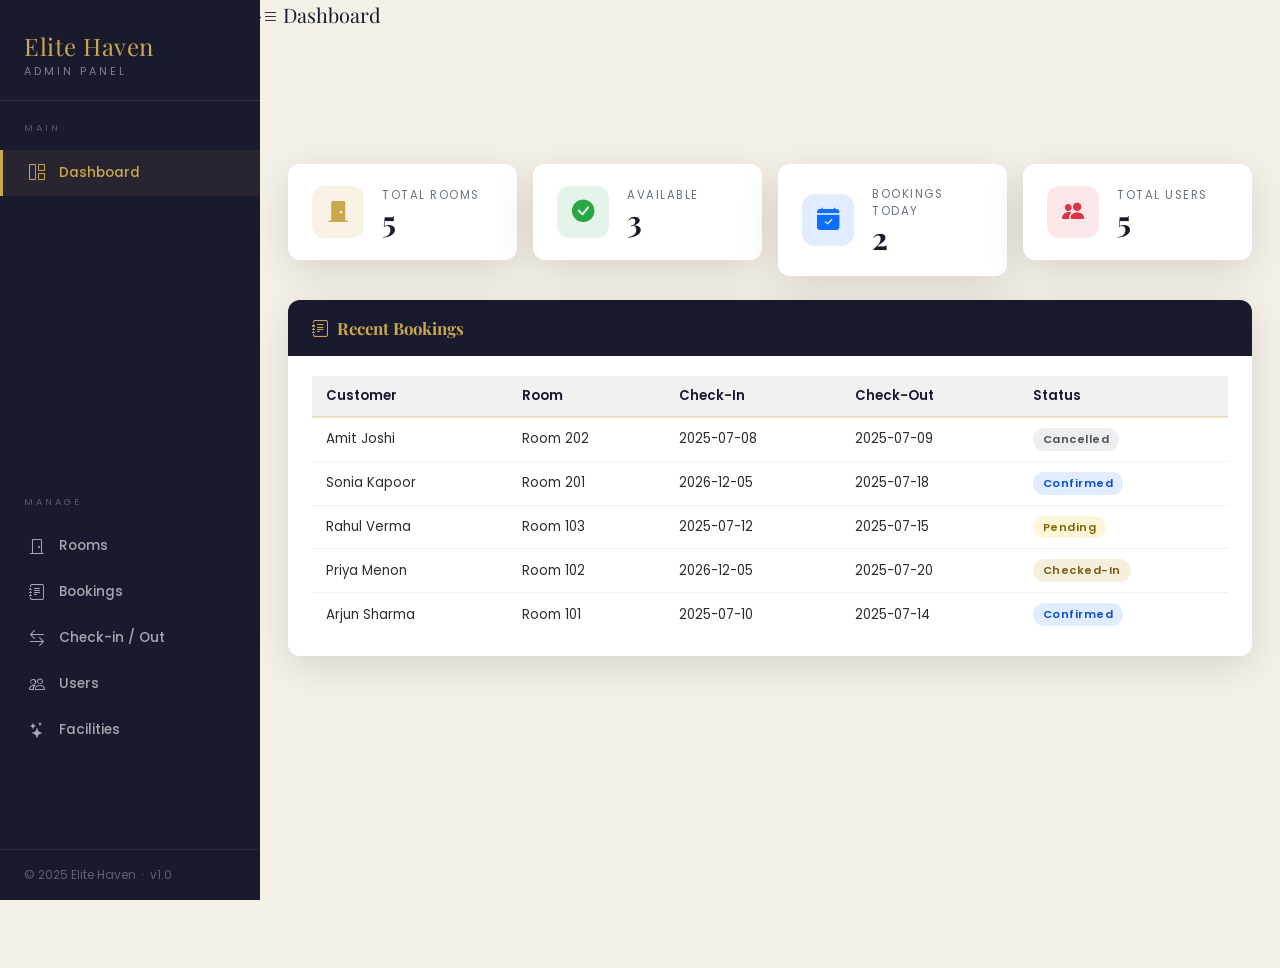
<file: admin.html>
<!DOCTYPE html>
<html lang="en">
<head>
  <meta charset="UTF-8" />
  <meta name="viewport" content="width=device-width, initial-scale=1.0"/>
  <title>Elite Haven — Admin Dashboard</title>
  <link href="https://fonts.googleapis.com/css2?family=Playfair+Display:wght@700;800&family=Poppins:wght@300;400;500;600&display=swap" rel="stylesheet"/>
  <link href="https://cdn.jsdelivr.net/npm/bootstrap@5.3.2/dist/css/bootstrap.min.css" rel="stylesheet"/>
  <link href="https://cdn.jsdelivr.net/npm/bootstrap-icons@1.11.3/font/bootstrap-icons.css" rel="stylesheet"/>

  <style>
    :root {
      --primary:      #1a1a2e;
      --secondary:    #16213e;
      --accent:       #c9a84c;
      --accent-light: #e8c96a;
      --cream:        #f5f0e8;
      --white:        #ffffff;
      --text:         #2c2c2c;
      --text-light:   #6c757d;
      --shadow:       0 10px 40px rgba(0,0,0,0.12);
      --shadow-lg:    0 20px 60px rgba(0,0,0,0.18);
      --radius:       12px;
      --transition:   0.35s ease;
      --sidebar-w:    260px;
    }

    *, *::before, *::after { box-sizing: border-box; margin: 0; padding: 0; }
    html { scroll-behavior: smooth; }
    body {
      font-family: 'Poppins', sans-serif;
      color: var(--text);
      background: var(--cream);
      overflow-x: hidden;
    }
    h1,h2,h3,h4,h5,h6 { font-family: 'Playfair Display', serif; font-weight: 700; }
    a { text-decoration: none; color: inherit; transition: color var(--transition); }
    img { max-width: 100%; }

    ::-webkit-scrollbar { width: 6px; }
    ::-webkit-scrollbar-track { background: var(--secondary); }
    ::-webkit-scrollbar-thumb { background: var(--accent); border-radius: 4px; }

    /* ─── SIDEBAR ─── */
    #sidebar {
      position: fixed; top: 0; left: 0;
      width: var(--sidebar-w);
      height: 100vh;
      background: var(--primary);
      display: flex; flex-direction: column;
      z-index: 1000;
      transition: transform var(--transition);
      overflow-y: auto;
    }
    .sidebar-brand {
      padding: 28px 24px 20px;
      border-bottom: 1px solid rgba(201,168,76,.18);
    }
    .sidebar-brand .logo-text {
      font-family: 'Playfair Display', serif;
      font-size: 1.5rem;
      color: var(--accent);
      letter-spacing: .5px;
    }
    .sidebar-brand .logo-sub {
      font-size: .68rem;
      color: rgba(255,255,255,.45);
      letter-spacing: 3px;
      text-transform: uppercase;
    }
    .nav-section-label {
      font-size: .6rem;
      letter-spacing: 3px;
      text-transform: uppercase;
      color: rgba(255,255,255,.28);
      padding: 20px 24px 6px;
    }
    .sidebar-nav { list-style: none; padding: 8px 0; flex: 1; }
    .sidebar-nav li a {
      display: flex; align-items: center; gap: 12px;
      padding: 11px 24px;
      font-size: .85rem;
      font-weight: 500;
      color: rgba(255,255,255,.62);
      border-left: 3px solid transparent;
      transition: all var(--transition);
    }
    .sidebar-nav li a i { font-size: 1rem; width: 20px; text-align: center; }
    .sidebar-nav li a:hover,
    .sidebar-nav li a.active {
      color: var(--accent);
      background: rgba(201,168,76,.08);
      border-left-color: var(--accent);
    }
    .sidebar-footer {
      padding: 16px 24px;
      border-top: 1px solid rgba(201,168,76,.12);
      font-size: .75rem;
      color: rgba(255,255,255,.3);
    }

    /* ─── TOPBAR ─── */
    #topbar {
      position: fixed; top: 0;
      left: var(--sidebar-w); right: 0;
      height: 64px;
      background: var(--white);
      display: flex; align-items: center; justify-content: space-between;
      padding: 0 28px;
      box-shadow: 0 2px 16px rgba(0,0,0,.07);
      z-index: 900;
      transition: left var(--transition);
    }
    .topbar-title {
      font-family: 'Playfair Display', serif;
      font-size: 1.25rem;
      color: var(--primary);
    }
    .topbar-right { display: flex; align-items: center; gap: 16px; }
    .topbar-avatar {
      width: 38px; height: 38px; border-radius: 50%;
      background: var(--accent);
      display: flex; align-items: center; justify-content: center;
      color: var(--primary); font-weight: 700; font-size: .9rem;
      cursor: pointer;
    }
    .btn-sidebar-toggle {
      display: none;
      background: none; border: none;
      font-size: 1.4rem; color: var(--primary); cursor: pointer;
    }

    /* ─── MAIN CONTENT ─── */
    #main {
      margin-left: var(--sidebar-w);
      margin-top: 64px;
      padding: 32px 28px;
      min-height: calc(100vh - 64px);
      transition: margin-left var(--transition);
    }

    /* ─── STAT CARDS ─── */
    .stat-card {
      background: var(--white);
      border-radius: var(--radius);
      padding: 22px 24px;
      box-shadow: var(--shadow);
      display: flex; align-items: center; gap: 18px;
      transition: transform var(--transition), box-shadow var(--transition);
    }
    .stat-card:hover { transform: translateY(-4px); box-shadow: var(--shadow-lg); }
    .stat-icon {
      width: 52px; height: 52px; border-radius: 12px;
      display: flex; align-items: center; justify-content: center;
      font-size: 1.4rem;
      flex-shrink: 0;
    }
    .stat-icon.gold  { background: rgba(201,168,76,.15); color: var(--accent); }
    .stat-icon.green { background: rgba(40,167,69,.12);  color: #28a745; }
    .stat-icon.blue  { background: rgba(13,110,253,.12); color: #0d6efd; }
    .stat-icon.red   { background: rgba(220,53,69,.12);  color: #dc3545; }
    .stat-label { font-size: .72rem; text-transform: uppercase; letter-spacing: 1.5px; color: var(--text-light); }
    .stat-value { font-family: 'Playfair Display', serif; font-size: 1.9rem; font-weight: 700; color: var(--primary); line-height: 1.1; }

    /* ─── SECTION PANELS ─── */
    .panel {
      background: var(--white);
      border-radius: var(--radius);
      box-shadow: var(--shadow);
      overflow: hidden;
      margin-bottom: 28px;
    }
    .panel-header {
      display: flex; align-items: center; justify-content: space-between;
      padding: 18px 24px;
      background: var(--primary);
      color: var(--white);
    }
    .panel-header h5 {
      font-family: 'Playfair Display', serif;
      font-size: 1.05rem;
      color: var(--accent);
      margin: 0;
    }
    .panel-body { padding: 20px 24px; }

    /* ─── TABLES ─── */
    .table-responsive { overflow-x: auto; }
    table.dash-table { width: 100%; border-collapse: collapse; font-size: .83rem; }
    .dash-table thead th {
      background: rgba(26,26,46,.06);
      color: var(--primary);
      font-weight: 600;
      padding: 10px 14px;
      text-align: left;
      white-space: nowrap;
      border-bottom: 2px solid rgba(201,168,76,.3);
    }
    .dash-table tbody td {
      padding: 10px 14px;
      border-bottom: 1px solid rgba(0,0,0,.05);
      vertical-align: middle;
    }
    .dash-table tbody tr:hover { background: rgba(201,168,76,.05); }
    .dash-table tbody tr:last-child td { border-bottom: none; }

    /* ─── BADGES ─── */
    .badge-status {
      display: inline-block;
      padding: 3px 10px;
      border-radius: 20px;
      font-size: .7rem;
      font-weight: 600;
      letter-spacing: .5px;
    }
    .badge-available  { background: rgba(40,167,69,.12);  color: #1a7a36; }
    .badge-occupied   { background: rgba(220,53,69,.12);  color: #b02a37; }
    .badge-confirmed  { background: rgba(13,110,253,.12); color: #0a4fcf; }
    .badge-pending    { background: rgba(255,193,7,.15);  color: #856404; }
    .badge-cancelled  { background: rgba(108,117,125,.12);color: #495057; }
    .badge-checkedin  { background: rgba(201,168,76,.18); color: #7a5c10; }

    /* ─── BUTTONS ─── */
    .btn-gold {
      background: var(--accent); color: var(--primary); font-weight: 600;
      border: none; border-radius: 8px; padding: 7px 16px; font-size: .8rem;
      transition: background var(--transition), transform var(--transition);
      cursor: pointer;
    }
    .btn-gold:hover { background: var(--accent-light); transform: translateY(-1px); }
    .btn-outline-dark-custom {
      background: none; color: var(--primary);
      border: 1.5px solid var(--primary); border-radius: 8px;
      padding: 6px 14px; font-size: .8rem; font-weight: 500;
      transition: all var(--transition); cursor: pointer;
    }
    .btn-outline-dark-custom:hover { background: var(--primary); color: var(--white); }
    .btn-icon {
      background: none; border: none; cursor: pointer;
      font-size: 1rem; padding: 4px 8px; border-radius: 6px;
      transition: background var(--transition);
    }
    .btn-icon.edit  { color: #0d6efd; } .btn-icon.edit:hover  { background: rgba(13,110,253,.1); }
    .btn-icon.del   { color: #dc3545; } .btn-icon.del:hover   { background: rgba(220,53,69,.1); }
    .btn-icon.check { color: #28a745; } .btn-icon.check:hover { background: rgba(40,167,69,.1); }
    .btn-icon.close2{ color: #6c757d; } .btn-icon.close2:hover{ background: rgba(108,117,125,.1); }

    /* ─── SEARCH BAR ─── */
    .search-bar {
      display: flex; gap: 10px; flex-wrap: wrap; margin-bottom: 16px;
    }
    .search-bar input, .search-bar select {
      padding: 8px 14px; border: 1.5px solid rgba(0,0,0,.12);
      border-radius: 8px; font-size: .82rem; font-family: 'Poppins', sans-serif;
      outline: none; transition: border-color var(--transition);
      background: var(--white);
    }
    .search-bar input:focus, .search-bar select:focus { border-color: var(--accent); }
    .search-bar input { flex: 1; min-width: 160px; }

    /* ─── MODAL ─── */
    .modal-overlay {
      display: none; position: fixed; inset: 0;
      background: rgba(26,26,46,.7); z-index: 2000;
      align-items: center; justify-content: center;
    }
    .modal-overlay.show { display: flex; }
    .modal-box {
      background: var(--white); border-radius: 14px;
      padding: 32px 28px; width: min(480px, 94vw);
      box-shadow: var(--shadow-lg);
      position: relative;
      animation: modalIn .3s ease;
    }
    @keyframes modalIn {
      from { opacity: 0; transform: translateY(20px) scale(.97); }
      to   { opacity: 1; transform: translateY(0) scale(1); }
    }
    .modal-box h5 {
      font-family: 'Playfair Display', serif;
      color: var(--primary); font-size: 1.2rem; margin-bottom: 20px;
    }
    .modal-close {
      position: absolute; top: 16px; right: 20px;
      background: none; border: none; font-size: 1.3rem;
      color: var(--text-light); cursor: pointer;
    }
    .form-group { margin-bottom: 14px; }
    .form-group label {
      display: block; font-size: .78rem; font-weight: 600;
      color: var(--text); margin-bottom: 5px; letter-spacing: .4px;
    }
    .form-group input, .form-group select, .form-group textarea {
      width: 100%; padding: 9px 14px;
      border: 1.5px solid rgba(0,0,0,.14); border-radius: 8px;
      font-family: 'Poppins', sans-serif; font-size: .82rem;
      outline: none; transition: border-color var(--transition);
    }
    .form-group input:focus, .form-group select:focus { border-color: var(--accent); }
    .form-row { display: grid; grid-template-columns: 1fr 1fr; gap: 12px; }
    .modal-actions { display: flex; gap: 10px; justify-content: flex-end; margin-top: 20px; }

    /* ─── SECTIONS (visibility) ─── */
    .section { display: none; }
    .section.active { display: block; }

    /* ─── FACILITY CHIPS ─── */
    .facility-chips { display: flex; flex-wrap: wrap; gap: 10px; margin-top: 10px; }
    .chip {
      background: rgba(201,168,76,.12);
      color: var(--primary);
      border: 1px solid rgba(201,168,76,.3);
      border-radius: 20px;
      padding: 5px 14px;
      font-size: .78rem;
      font-weight: 500;
      display: flex; align-items: center; gap: 8px;
    }
    .chip .chip-del { background: none; border: none; color: #dc3545; cursor: pointer; font-size: .75rem; padding: 0; }

    /* ─── TOAST ─── */
    #toast-container {
      position: fixed; bottom: 24px; right: 24px;
      display: flex; flex-direction: column; gap: 10px; z-index: 3000;
    }
    .toast-msg {
      background: var(--primary); color: var(--accent);
      border-left: 4px solid var(--accent);
      border-radius: 8px; padding: 12px 18px;
      font-size: .8rem; font-weight: 500;
      box-shadow: var(--shadow);
      animation: toastIn .3s ease;
    }
    @keyframes toastIn { from { opacity:0; transform: translateX(40px); } to { opacity:1; transform: none; } }

    /* ─── OVERLAY (mobile sidebar) ─── */
    #sidebar-overlay {
      display: none; position: fixed; inset: 0;
      background: rgba(0,0,0,.5); z-index: 999;
    }

    /* ─── RESPONSIVE ─── */
    @media (max-width: 768px) {
      #sidebar { transform: translateX(-100%); }
      #sidebar.open { transform: translateX(0); }
      #sidebar-overlay { display: none; }
      #sidebar-overlay.show { display: block; }
      #topbar { left: 0; }
      #main { margin-left: 0; padding: 20px 14px; }
      .btn-sidebar-toggle { display: block; }
      .form-row { grid-template-columns: 1fr; }
      .stat-value { font-size: 1.5rem; }
    }
    @media (max-width: 480px) {
      .panel-header { flex-direction: column; align-items: flex-start; gap: 10px; }
      .search-bar input { min-width: 100%; }
    }
  </style>
</head>
<body>

<!-- Sidebar Overlay (mobile) -->
<div id="sidebar-overlay" onclick="closeSidebar()"></div>

<!-- ══ SIDEBAR ══ -->
<aside id="sidebar">
  <div class="sidebar-brand">
    <div class="logo-text">Elite Haven</div>
    <div class="logo-sub">Admin Panel</div>
  </div>

  <div class="nav-section-label">Main</div>
  <ul class="sidebar-nav">
    <li><a href="#" class="active" onclick="navigate('dashboard',this)"><i class="bi bi-grid-1x2"></i> Dashboard</a></li>
  </ul>

  <div class="nav-section-label">Manage</div>
  <ul class="sidebar-nav">
    <li><a href="#" onclick="navigate('rooms',this)"><i class="bi bi-door-closed"></i> Rooms</a></li>
    <li><a href="#" onclick="navigate('bookings',this)"><i class="bi bi-journal-text"></i> Bookings</a></li>
    <li><a href="#" onclick="navigate('checkinout',this)"><i class="bi bi-arrow-left-right"></i> Check-in / Out</a></li>
    <li><a href="#" onclick="navigate('users',this)"><i class="bi bi-people"></i> Users</a></li>
    <li><a href="#" onclick="navigate('facilities',this)"><i class="bi bi-stars"></i> Facilities</a></li>
  </ul>

  <div class="sidebar-footer">© 2025 Elite Haven &nbsp;·&nbsp; v1.0</div>
</aside>Elite Havenck="toggleSidebar()"><i class="bi bi-list"></i></button>
    <span class="topbar-title" id="topbar-title">Dashboard</span>
  </div>
  <div class="topbar-right">
    <span style="font-size:.8rem;color:var(--text-light);display:none;" id="topbar-date"></span>
    <div class="topbar-avatar" title="Admin">A</div>
  </div>
</header>

<!-- ══ MAIN ══ -->
<main id="main">

  <!-- ── DASHBOARD ── -->
  <section id="sec-dashboard" class="section active">
    <div class="row g-3 mb-4">
      <div class="col-6 col-lg-3">
        <div class="stat-card">
          <div class="stat-icon gold"><i class="bi bi-door-closed-fill"></i></div>
          <div>
            <div class="stat-label">Total Rooms</div>
            <div class="stat-value" id="stat-total-rooms">0</div>
          </div>
        </div>
      </div>
      <div class="col-6 col-lg-3">
        <div class="stat-card">
          <div class="stat-icon green"><i class="bi bi-check-circle-fill"></i></div>
          <div>
            <div class="stat-label">Available</div>
            <div class="stat-value" id="stat-avail-rooms">0</div>
          </div>
        </div>
      </div>
      <div class="col-6 col-lg-3">
        <div class="stat-card">
          <div class="stat-icon blue"><i class="bi bi-calendar-check-fill"></i></div>
          <div>
            <div class="stat-label">Bookings Today</div>
            <div class="stat-value" id="stat-bookings-today">0</div>
          </div>
        </div>
      </div>
      <div class="col-6 col-lg-3">
        <div class="stat-card">
          <div class="stat-icon red"><i class="bi bi-people-fill"></i></div>
          <div>
            <div class="stat-label">Total Users</div>
            <div class="stat-value" id="stat-total-users">0</div>
          </div>
        </div>
      </div>
    </div>

    <!-- Recent Bookings -->
    <div class="panel">
      <div class="panel-header">
        <h5><i class="bi bi-journal-text me-2"></i>Recent Bookings</h5>
      </div>
      <div class="panel-body">
        <div class="table-responsive">
          <table class="dash-table" id="dash-recent-bookings">
            <thead><tr><th>Customer</th><th>Room</th><th>Check-In</th><th>Check-Out</th><th>Status</th></tr></thead>
            <tbody></tbody>
          </table>
        </div>
      </div>
    </div>
  </section>

  <!-- ── ROOMS ── -->
  <section id="sec-rooms" class="section">
    <div class="panel">
      <div class="panel-header">
        <h5><i class="bi bi-door-closed me-2"></i>Room Management</h5>
        <button class="btn-gold" onclick="openRoomModal()"><i class="bi bi-plus-lg me-1"></i>Add Room</button>
      </div>
      <div class="panel-body">
        <div class="search-bar">
          <input type="text" id="room-search" placeholder="Search room…" oninput="renderRooms()"/>
          <select id="room-filter-type" onchange="renderRooms()">
            <option value="">All Types</option>
            <option>Standard</option><option>Deluxe</option>
            <option>Suite</option><option>Presidential</option>
          </select>
          <select id="room-filter-status" onchange="renderRooms()">
            <option value="">All Status</option>
            <option>Available</option><option>Occupied</option>
          </select>
        </div>
        <div class="table-responsive">
          <table class="dash-table">
            <thead><tr><th>#</th><th>Room No.</th><th>Type</th><th>Price/Night</th><th>Status</th><th>Actions</th></tr></thead>
            <tbody id="rooms-tbody"></tbody>
          </table>
        </div>
      </div>
    </div>
  </section>

  <!-- ── BOOKINGS ── -->
  <section id="sec-bookings" class="section">
    <div class="panel">
      <div class="panel-header">
        <h5><i class="bi bi-journal-text me-2"></i>Booking Management</h5>
        <button class="btn-gold" onclick="openBookingModal()"><i class="bi bi-plus-lg me-1"></i>Add Booking</button>
      </div>
      <div class="panel-body">
        <div class="search-bar">
          <input type="text" id="booking-search" placeholder="Search by name or email…" oninput="renderBookings()"/>
          <select id="booking-filter-status" onchange="renderBookings()">
            <option value="">All Status</option>
            <option>Pending</option><option>Confirmed</option>
            <option>Cancelled</option><option>Checked-In</option>
          </select>
        </div>
        <div class="table-responsive">
          <table class="dash-table">
            <thead><tr><th>#</th><th>Customer</th><th>Email</th><th>Room</th><th>Check-In</th><th>Check-Out</th><th>Status</th><th>Actions</th></tr></thead>
            <tbody id="bookings-tbody"></tbody>
          </table>
        </div>
      </div>
    </div>
  </section>

  <!-- ── CHECK-IN / OUT ── -->
  <section id="sec-checkinout" class="section">
    <div class="row g-3">
      <div class="col-md-6">
        <div class="panel">
          <div class="panel-header"><h5><i class="bi bi-box-arrow-in-right me-2"></i>Check-In</h5></div>
          <div class="panel-body">
            <div class="table-responsive">
              <table class="dash-table">
                <thead><tr><th>Customer</th><th>Room</th><th>Date</th><th>Action</th></tr></thead>
                <tbody id="checkin-tbody"></tbody>
              </table>
            </div>
          </div>
        </div>
      </div>
      <div class="col-md-6">
        <div class="panel">
          <div class="panel-header"><h5><i class="bi bi-box-arrow-right me-2"></i>Check-Out</h5></div>
          <div class="panel-body">
            <div class="table-responsive">
              <table class="dash-table">
                <thead><tr><th>Customer</th><th>Room</th><th>Date</th><th>Action</th></tr></thead>
                <tbody id="checkout-tbody"></tbody>
              </table>
            </div>
          </div>
        </div>
      </div>
    </div>
  </section>

  <!-- ── USERS ── -->
  <section id="sec-users" class="section">
    <div class="panel">
      <div class="panel-header">
        <h5><i class="bi bi-people me-2"></i>User Management</h5>
      </div>
      <div class="panel-body">
        <div class="search-bar">
          <input type="text" id="user-search" placeholder="Search user…" oninput="renderUsers()"/>
        </div>
        <div class="table-responsive">
          <table class="dash-table">
            <thead><tr><th>#</th><th>Name</th><th>Email</th><th>Joined</th><th>Actions</th></tr></thead>
            <tbody id="users-tbody"></tbody>
          </table>
        </div>
      </div>
    </div>
  </section>

  <!-- ── FACILITIES ── -->
  <section id="sec-facilities" class="section">
    <div class="panel">
      <div class="panel-header">
        <h5><i class="bi bi-stars me-2"></i>Facilities Management</h5>
      </div>
      <div class="panel-body">
        <div class="search-bar">
          <input type="text" id="fac-input" placeholder="New facility name (e.g. Pool, Gym…)"/>
          <select id="fac-icon">
            <option value="bi-wifi">WiFi</option>
            <option value="bi-water">Pool</option>
            <option value="bi-bicycle">Gym</option>
            <option value="bi-cup-hot-fill">Restaurant</option>
            <option value="bi-car-front-fill">Parking</option>
            <option value="bi-wind">AC</option>
            <option value="bi-tv">Smart TV</option>
            <option value="bi-shield-check">Security</option>
          </select>
          <button class="btn-gold" onclick="addFacility()"><i class="bi bi-plus-lg me-1"></i>Add</button>
        </div>
        <div class="facility-chips" id="facility-chips"></div>
      </div>
    </div>
  </section>

</main>

<!-- ══ TOAST ══ -->
<div id="toast-container"></div>

<!-- ══ MODALS ══ -->

<!-- Room Modal -->
<div class="modal-overlay" id="room-modal">
  <div class="modal-box">
    <button class="modal-close" onclick="closeModal('room-modal')"><i class="bi bi-x-lg"></i></button>
    <h5 id="room-modal-title">Add New Room</h5>
    <input type="hidden" id="room-edit-id"/>
    <div class="form-row">
      <div class="form-group"><label>Room Number</label><input type="text" id="rm-number" placeholder="e.g. 101"/></div>
      <div class="form-group"><label>Room Type</label>
        <select id="rm-type">
          <option>Standard</option><option>Deluxe</option>
          <option>Suite</option><option>Presidential</option>
        </select>
      </div>
    </div>
    <div class="form-row">
      <div class="form-group"><label>Price / Night (₹)</label><input type="number" id="rm-price" placeholder="e.g. 4500"/></div>
      <div class="form-group"><label>Status</label>
        <select id="rm-status"><option>Available</option><option>Occupied</option></select>
      </div>
    </div>
    <div class="modal-actions">
      <button class="btn-outline-dark-custom" onclick="closeModal('room-modal')">Cancel</button>
      <button class="btn-gold" onclick="saveRoom()">Save Room</button>
    </div>
  </div>
</div>

<!-- Booking Modal -->
<div class="modal-overlay" id="booking-modal">
  <div class="modal-box">
    <button class="modal-close" onclick="closeModal('booking-modal')"><i class="bi bi-x-lg"></i></button>
    <h5 id="booking-modal-title">Add New Booking</h5>
    <input type="hidden" id="booking-edit-id"/>
    <div class="form-row">
      <div class="form-group"><label>Customer Name</label><input type="text" id="bk-name" placeholder="Full name"/></div>
      <div class="form-group"><label>Email</label><input type="email" id="bk-email" placeholder="email@example.com"/></div>
    </div>
    <div class="form-group"><label>Room</label><select id="bk-room"></select></div>
    <div class="form-row">
      <div class="form-group"><label>Check-In</label><input type="date" id="bk-checkin"/></div>
      <div class="form-group"><label>Check-Out</label><input type="date" id="bk-checkout"/></div>
    </div>
    <div class="form-group"><label>Status</label>
      <select id="bk-status">
        <option>Pending</option><option>Confirmed</option>
        <option>Cancelled</option><option>Checked-In</option>
      </select>
    </div>
    <div class="modal-actions">
      <button class="btn-outline-dark-custom" onclick="closeModal('booking-modal')">Cancel</button>
      <button class="btn-gold" onclick="saveBooking()">Save Booking</button>
    </div>
  </div>
</div>

<!-- Confirm Delete Modal -->
<div class="modal-overlay" id="confirm-modal">
  <div class="modal-box" style="max-width:360px;text-align:center;">
    <h5 style="margin-bottom:10px;">Confirm Delete</h5>
    <p style="font-size:.85rem;color:var(--text-light);margin-bottom:24px;" id="confirm-msg">Are you sure?</p>
    <div style="display:flex;gap:10px;justify-content:center;">
      <button class="btn-outline-dark-custom" onclick="closeModal('confirm-modal')">Cancel</button>
      <button class="btn-gold" style="background:#dc3545;" id="confirm-yes-btn">Delete</button>
    </div>
  </div>
</div>

<script src="https://cdn.jsdelivr.net/npm/bootstrap@5.3.2/dist/js/bootstrap.bundle.min.js"></script>
<script>
/* ══════════════════════════════════════════
   DATA STORE
══════════════════════════════════════════ */
let rooms = [
  { id:1, number:'101', type:'Deluxe',       price:4500, status:'Available' },
  { id:2, number:'102', type:'Suite',         price:8500, status:'Occupied'  },
  { id:3, number:'103', type:'Standard',      price:2500, status:'Available' },
  { id:4, number:'201', type:'Presidential',  price:18000,status:'Occupied'  },
  { id:5, number:'202', type:'Deluxe',        price:5000, status:'Available' },
];

const today = new Date().toISOString().split('T')[0];
let bookings = [
  { id:1, name:'Arjun Sharma',  email:'arjun@gmail.com', room:'101', checkin:'2025-07-10', checkout:'2025-07-14', status:'Confirmed'  },
  { id:2, name:'Priya Menon',   email:'priya@mail.com',  room:'102', checkin:today,        checkout:'2025-07-20', status:'Checked-In' },
  { id:3, name:'Rahul Verma',   email:'rahul@test.com',  room:'103', checkin:'2025-07-12', checkout:'2025-07-15', status:'Pending'    },
  { id:4, name:'Sonia Kapoor',  email:'sonia@mail.com',  room:'201', checkin:today,        checkout:'2025-07-18', status:'Confirmed'  },
  { id:5, name:'Amit Joshi',    email:'amit@web.com',    room:'202', checkin:'2025-07-08', checkout:'2025-07-09', status:'Cancelled'  },
];

let users = [
  { id:1, name:'Arjun Sharma', email:'arjun@gmail.com', joined:'2024-11-01' },
  { id:2, name:'Priya Menon',  email:'priya@mail.com',  joined:'2024-12-14' },
  { id:3, name:'Rahul Verma',  email:'rahul@test.com',  joined:'2025-01-20' },
  { id:4, name:'Sonia Kapoor', email:'sonia@mail.com',  joined:'2025-02-05' },
  { id:5, name:'Amit Joshi',   email:'amit@web.com',    joined:'2025-03-30' },
];

let facilities = [
  { id:1, name:'WiFi',       icon:'bi-wifi'      },
  { id:2, name:'Pool',       icon:'bi-water'     },
  { id:3, name:'Gym',        icon:'bi-bicycle'   },
  { id:4, name:'Restaurant', icon:'bi-cup-hot-fill' },
];

let roomIdSeq = 10, bookingIdSeq = 10, userIdSeq = 10, facIdSeq = 10;

/* ══════════════════════════════════════════
   NAVIGATION
══════════════════════════════════════════ */
const sections = ['dashboard','rooms','bookings','checkinout','users','facilities'];
const sectionTitles = {
  dashboard:'Dashboard', rooms:'Room Management',
  bookings:'Booking Management', checkinout:'Check-In / Check-Out',
  users:'User Management', facilities:'Facilities'
};

function navigate(id, el) {
  sections.forEach(s => {
    document.getElementById('sec-'+s).classList.remove('active');
  });
  document.getElementById('sec-'+id).classList.add('active');
  document.querySelectorAll('.sidebar-nav a').forEach(a => a.classList.remove('active'));
  if (el) el.classList.add('active');
  document.getElementById('topbar-title').textContent = sectionTitles[id] || id;
  if (window.innerWidth <= 768) closeSidebar();
  renderSection(id);
}

function renderSection(id) {
  if (id === 'dashboard')   renderDashboard();
  if (id === 'rooms')       renderRooms();
  if (id === 'bookings')    renderBookings();
  if (id === 'checkinout')  renderCheckInOut();
  if (id === 'users')       renderUsers();
  if (id === 'facilities')  renderFacilities();
}

/* ══════════════════════════════════════════
   SIDEBAR (mobile)
══════════════════════════════════════════ */
function toggleSidebar() {
  document.getElementById('sidebar').classList.toggle('open');
  document.getElementById('sidebar-overlay').classList.toggle('show');
}
function closeSidebar() {
  document.getElementById('sidebar').classList.remove('open');
  document.getElementById('sidebar-overlay').classList.remove('show');
}

/* ══════════════════════════════════════════
   TOAST
══════════════════════════════════════════ */
function toast(msg) {
  const c = document.getElementById('toast-container');
  const t = document.createElement('div');
  t.className = 'toast-msg'; t.textContent = msg;
  c.appendChild(t);
  setTimeout(() => t.remove(), 3200);
}

/* ══════════════════════════════════════════
   MODAL HELPERS
══════════════════════════════════════════ */
function openModal(id)  { document.getElementById(id).classList.add('show'); }
function closeModal(id) { document.getElementById(id).classList.remove('show'); }
function confirmAction(msg, cb) {
  document.getElementById('confirm-msg').textContent = msg;
  document.getElementById('confirm-yes-btn').onclick = () => { cb(); closeModal('confirm-modal'); };
  openModal('confirm-modal');
}

/* ══════════════════════════════════════════
   BADGE
══════════════════════════════════════════ */
function statusBadge(s) {
  const map = {
    'Available': 'badge-available', 'Occupied': 'badge-occupied',
    'Confirmed': 'badge-confirmed', 'Pending': 'badge-pending',
    'Cancelled': 'badge-cancelled', 'Checked-In': 'badge-checkedin'
  };
  return `<span class="badge-status ${map[s]||''}">${s}</span>`;
}

/* ══════════════════════════════════════════
   DASHBOARD
══════════════════════════════════════════ */
function renderDashboard() {
  document.getElementById('stat-total-rooms').textContent  = rooms.length;
  document.getElementById('stat-avail-rooms').textContent  = rooms.filter(r=>r.status==='Available').length;
  document.getElementById('stat-bookings-today').textContent = bookings.filter(b=>b.checkin===today).length;
  document.getElementById('stat-total-users').textContent  = users.length;

  const tbody = document.querySelector('#dash-recent-bookings tbody');
  tbody.innerHTML = '';
  [...bookings].reverse().slice(0,5).forEach(b => {
    tbody.innerHTML += `<tr>
      <td>${b.name}</td>
      <td>Room ${b.room}</td>
      <td>${b.checkin}</td>
      <td>${b.checkout}</td>
      <td>${statusBadge(b.status)}</td>
    </tr>`;
  });
}

/* ══════════════════════════════════════════
   ROOMS
══════════════════════════════════════════ */
function renderRooms() {
  const q  = (document.getElementById('room-search').value||'').toLowerCase();
  const ft = document.getElementById('room-filter-type').value;
  const fs = document.getElementById('room-filter-status').value;
  const tbody = document.getElementById('rooms-tbody');
  tbody.innerHTML = '';
  let filtered = rooms.filter(r =>
    (!q  || r.number.includes(q) || r.type.toLowerCase().includes(q)) &&
    (!ft || r.type === ft) &&
    (!fs || r.status === fs)
  );
  if (!filtered.length) { tbody.innerHTML = '<tr><td colspan="6" style="text-align:center;color:var(--text-light);padding:24px;">No rooms found.</td></tr>'; return; }
  filtered.forEach((r, i) => {
    tbody.innerHTML += `<tr>
      <td>${i+1}</td>
      <td><strong>${r.number}</strong></td>
      <td>${r.type}</td>
      <td>₹${r.price.toLocaleString()}</td>
      <td>${statusBadge(r.status)}</td>
      <td>
        <button class="btn-icon edit" onclick="editRoom(${r.id})" title="Edit"><i class="bi bi-pencil"></i></button>
        <button class="btn-icon del"  onclick="deleteRoom(${r.id})" title="Delete"><i class="bi bi-trash"></i></button>
      </td>
    </tr>`;
  });
}

function openRoomModal(id) {
  document.getElementById('room-edit-id').value = '';
  document.getElementById('room-modal-title').textContent = 'Add New Room';
  ['rm-number','rm-price'].forEach(id => document.getElementById(id).value = '');
  document.getElementById('rm-type').value = 'Standard';
  document.getElementById('rm-status').value = 'Available';
  openModal('room-modal');
}
function editRoom(id) {
  const r = rooms.find(x=>x.id===id); if (!r) return;
  document.getElementById('room-edit-id').value = id;
  document.getElementById('room-modal-title').textContent = 'Edit Room';
  document.getElementById('rm-number').value = r.number;
  document.getElementById('rm-type').value   = r.type;
  document.getElementById('rm-price').value  = r.price;
  document.getElementById('rm-status').value = r.status;
  openModal('room-modal');
}
function saveRoom() {
  const num = document.getElementById('rm-number').value.trim();
  const price = parseFloat(document.getElementById('rm-price').value);
  if (!num || !price) { toast('Please fill all fields.'); return; }
  const eid = document.getElementById('room-edit-id').value;
  if (eid) {
    const r = rooms.find(x=>x.id==eid);
    r.number = num; r.type = document.getElementById('rm-type').value;
    r.price  = price; r.status = document.getElementById('rm-status').value;
    toast('Room updated ✓');
  } else {
    rooms.push({ id: ++roomIdSeq, number:num, type: document.getElementById('rm-type').value, price, status: document.getElementById('rm-status').value });
    toast('Room added ✓');
  }
  closeModal('room-modal'); renderRooms(); renderDashboard();
}
function deleteRoom(id) {
  confirmAction('Delete this room? This cannot be undone.', () => {
    rooms = rooms.filter(r=>r.id!==id);
    toast('Room deleted.'); renderRooms(); renderDashboard();
  });
}

/* ══════════════════════════════════════════
   BOOKINGS
══════════════════════════════════════════ */
function renderBookings() {
  const q  = (document.getElementById('booking-search').value||'').toLowerCase();
  const fs = document.getElementById('booking-filter-status').value;
  const tbody = document.getElementById('bookings-tbody');
  tbody.innerHTML = '';
  let filtered = bookings.filter(b =>
    (!q  || b.name.toLowerCase().includes(q) || b.email.toLowerCase().includes(q)) &&
    (!fs || b.status === fs)
  );
  if (!filtered.length) { tbody.innerHTML = '<tr><td colspan="8" style="text-align:center;color:var(--text-light);padding:24px;">No bookings found.</td></tr>'; return; }
  filtered.forEach((b,i) => {
    tbody.innerHTML += `<tr>
      <td>${i+1}</td>
      <td>${b.name}</td>
      <td style="font-size:.75rem;color:var(--text-light)">${b.email}</td>
      <td>Room ${b.room}</td>
      <td>${b.checkin}</td>
      <td>${b.checkout}</td>
      <td>${statusBadge(b.status)}</td>
      <td>
        ${b.status==='Pending'?`<button class="btn-icon check" onclick="approveBooking(${b.id})" title="Confirm"><i class="bi bi-check-lg"></i></button>`:''}
        ${b.status!=='Cancelled'?`<button class="btn-icon close2" onclick="cancelBooking(${b.id})" title="Cancel"><i class="bi bi-x-lg"></i></button>`:''}
        <button class="btn-icon edit" onclick="editBooking(${b.id})" title="Edit"><i class="bi bi-pencil"></i></button>
        <button class="btn-icon del"  onclick="deleteBooking(${b.id})" title="Delete"><i class="bi bi-trash"></i></button>
      </td>
    </tr>`;
  });
}

function populateRoomSelect(selId, val) {
  const sel = document.getElementById(selId);
  sel.innerHTML = rooms.map(r => `<option ${r.number==val?'selected':''}>${r.number}</option>`).join('');
}
function openBookingModal() {
  document.getElementById('booking-edit-id').value = '';
  document.getElementById('booking-modal-title').textContent = 'Add New Booking';
  ['bk-name','bk-email','bk-checkin','bk-checkout'].forEach(id => document.getElementById(id).value = '');
  document.getElementById('bk-status').value = 'Pending';
  populateRoomSelect('bk-room', '');
  openModal('booking-modal');
}
function editBooking(id) {
  const b = bookings.find(x=>x.id===id); if (!b) return;
  document.getElementById('booking-edit-id').value = id;
  document.getElementById('booking-modal-title').textContent = 'Edit Booking';
  document.getElementById('bk-name').value    = b.name;
  document.getElementById('bk-email').value   = b.email;
  document.getElementById('bk-checkin').value = b.checkin;
  document.getElementById('bk-checkout').value= b.checkout;
  document.getElementById('bk-status').value  = b.status;
  populateRoomSelect('bk-room', b.room);
  openModal('booking-modal');
}
function saveBooking() {
  const name = document.getElementById('bk-name').value.trim();
  const email= document.getElementById('bk-email').value.trim();
  const checkin  = document.getElementById('bk-checkin').value;
  const checkout = document.getElementById('bk-checkout').value;
  if (!name||!email||!checkin||!checkout) { toast('Please fill all fields.'); return; }
  const eid = document.getElementById('booking-edit-id').value;
  const data = { name, email, room: document.getElementById('bk-room').value, checkin, checkout, status: document.getElementById('bk-status').value };
  if (eid) {
    Object.assign(bookings.find(x=>x.id==eid), data);
    toast('Booking updated ✓');
  } else {
    bookings.push({ id: ++bookingIdSeq, ...data });
    toast('Booking added ✓');
  }
  closeModal('booking-modal'); renderBookings(); renderDashboard();
}
function approveBooking(id) {
  const b = bookings.find(x=>x.id===id); if (!b) return;
  b.status = 'Confirmed'; toast('Booking confirmed ✓');
  renderBookings(); renderDashboard();
}
function cancelBooking(id) {
  confirmAction('Cancel this booking?', () => {
    bookings.find(x=>x.id===id).status = 'Cancelled';
    toast('Booking cancelled.'); renderBookings(); renderDashboard();
  });
}
function deleteBooking(id) {
  confirmAction('Delete this booking permanently?', () => {
    bookings = bookings.filter(b=>b.id!==id);
    toast('Booking deleted.'); renderBookings(); renderDashboard();
  });
}

/* ══════════════════════════════════════════
   CHECK-IN / OUT
══════════════════════════════════════════ */
function renderCheckInOut() {
  const ci = document.getElementById('checkin-tbody');
  const co = document.getElementById('checkout-tbody');
  ci.innerHTML = ''; co.innerHTML = '';

  const ciList = bookings.filter(b => b.status === 'Confirmed');
  const coList = bookings.filter(b => b.status === 'Checked-In');

  if (!ciList.length) ci.innerHTML = '<tr><td colspan="4" style="text-align:center;color:var(--text-light);padding:18px;">No pending check-ins.</td></tr>';
  ciList.forEach(b => {
    ci.innerHTML += `<tr>
      <td>${b.name}</td><td>Room ${b.room}</td><td>${b.checkin}</td>
      <td><button class="btn-gold" style="font-size:.72rem;padding:5px 12px;" onclick="doCheckIn(${b.id})">Check-In</button></td>
    </tr>`;
  });

  if (!coList.length) co.innerHTML = '<tr><td colspan="4" style="text-align:center;color:var(--text-light);padding:18px;">No pending check-outs.</td></tr>';
  coList.forEach(b => {
    co.innerHTML += `<tr>
      <td>${b.name}</td><td>Room ${b.room}</td><td>${b.checkout}</td>
      <td><button class="btn-gold" style="font-size:.72rem;padding:5px 12px;background:#28a745;" onclick="doCheckOut(${b.id})">Check-Out</button></td>
    </tr>`;
  });
}

function doCheckIn(id) {
  const b = bookings.find(x=>x.id===id); if (!b) return;
  b.status = 'Checked-In';
  const r = rooms.find(x=>x.number===b.room);
  if (r) r.status = 'Occupied';
  toast(`${b.name} checked in to Room ${b.room} ✓`);
  renderCheckInOut(); renderDashboard(); renderRooms();
}
function doCheckOut(id) {
  const b = bookings.find(x=>x.id===id); if (!b) return;
  b.status = 'Cancelled';
  const r = rooms.find(x=>x.number===b.room);
  if (r) r.status = 'Available';
  toast(`${b.name} checked out from Room ${b.room} ✓`);
  renderCheckInOut(); renderDashboard(); renderRooms();
}

/* ══════════════════════════════════════════
   USERS
══════════════════════════════════════════ */
function renderUsers() {
  const q = (document.getElementById('user-search').value||'').toLowerCase();
  const tbody = document.getElementById('users-tbody');
  tbody.innerHTML = '';
  const filtered = users.filter(u => !q || u.name.toLowerCase().includes(q) || u.email.toLowerCase().includes(q));
  if (!filtered.length) { tbody.innerHTML = '<tr><td colspan="5" style="text-align:center;color:var(--text-light);padding:24px;">No users found.</td></tr>'; return; }
  filtered.forEach((u,i) => {
    tbody.innerHTML += `<tr>
      <td>${i+1}</td>
      <td><strong>${u.name}</strong></td>
      <td style="font-size:.78rem;color:var(--text-light)">${u.email}</td>
      <td>${u.joined}</td>
      <td><button class="btn-icon del" onclick="deleteUser(${u.id})" title="Delete"><i class="bi bi-trash"></i></button></td>
    </tr>`;
  });
}
function deleteUser(id) {
  confirmAction('Delete this user?', () => {
    users = users.filter(u=>u.id!==id);
    toast('User deleted.'); renderUsers(); renderDashboard();
  });
}

/* ══════════════════════════════════════════
   FACILITIES
══════════════════════════════════════════ */
function renderFacilities() {
  const chips = document.getElementById('facility-chips');
  chips.innerHTML = '';
  facilities.forEach(f => {
    chips.innerHTML += `<div class="chip"><i class="bi ${f.icon}"></i>${f.name}<button class="chip-del" onclick="deleteFacility(${f.id})">✕</button></div>`;
  });
}
function addFacility() {
  const n = document.getElementById('fac-input').value.trim();
  const icon = document.getElementById('fac-icon').value;
  if (!n) { toast('Enter a facility name.'); return; }
  facilities.push({ id: ++facIdSeq, name:n, icon });
  document.getElementById('fac-input').value = '';
  toast('Facility added ✓'); renderFacilities();
}
function deleteFacility(id) {
  facilities = facilities.filter(f=>f.id!==id);
  toast('Facility removed.'); renderFacilities();
}

/* ══════════════════════════════════════════
   INIT
══════════════════════════════════════════ */
window.addEventListener('DOMContentLoaded', () => {
  // Date in topbar
  const d = new Date();
  document.getElementById('topbar-date').textContent =
    d.toLocaleDateString('en-IN', { weekday:'short', day:'numeric', month:'short', year:'numeric' });
  document.getElementById('topbar-date').style.display = 'block';
  renderDashboard();
});

// Close modals on overlay click
document.querySelectorAll('.modal-overlay').forEach(ov => {
  ov.addEventListener('click', e => { if (e.target===ov) ov.classList.remove('show'); });
});
</script>
</body>
</html>
</file>
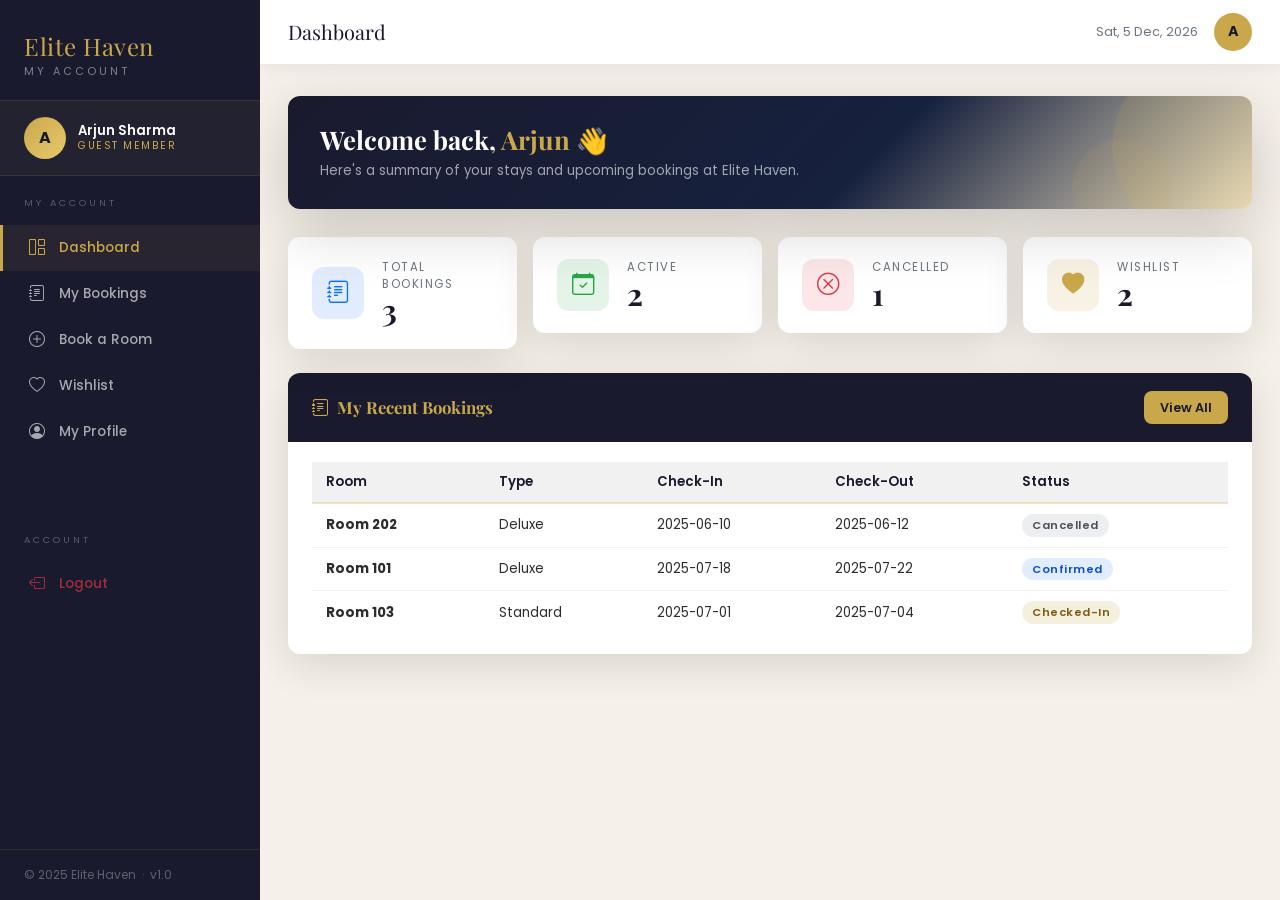
<file: user.html>
<!DOCTYPE html>
<html lang="en">
<head>
  <meta charset="UTF-8" />
  <meta name="viewport" content="width=device-width, initial-scale=1.0"/>
  <title>Elite Haven — My Dashboard</title>
  <link href="https://fonts.googleapis.com/css2?family=Playfair+Display:wght@700;800&family=Poppins:wght@300;400;500;600&display=swap" rel="stylesheet"/>
  <link href="https://cdn.jsdelivr.net/npm/bootstrap@5.3.2/dist/css/bootstrap.min.css" rel="stylesheet"/>
  <link href="https://cdn.jsdelivr.net/npm/bootstrap-icons@1.11.3/font/bootstrap-icons.css" rel="stylesheet"/>

  <style>
    :root {
      --primary:      #1a1a2e;
      --secondary:    #16213e;
      --accent:       #c9a84c;
      --accent-light: #e8c96a;
      --cream:        #f5f0e8;
      --white:        #ffffff;
      --text:         #2c2c2c;
      --text-light:   #6c757d;
      --shadow:       0 10px 40px rgba(0,0,0,0.12);
      --shadow-lg:    0 20px 60px rgba(0,0,0,0.18);
      --radius:       12px;
      --transition:   0.35s ease;
      --sidebar-w:    260px;
    }

    *, *::before, *::after { box-sizing: border-box; margin: 0; padding: 0; }
    html { scroll-behavior: smooth; }
    body {
      font-family: 'Poppins', sans-serif;
      color: var(--text);
      background: var(--cream);
      overflow-x: hidden;
    }
    h1,h2,h3,h4,h5,h6 { font-family: 'Playfair Display', serif; font-weight: 700; }
    a { text-decoration: none; color: inherit; transition: color var(--transition); }
    img { max-width: 100%; }

    ::-webkit-scrollbar { width: 6px; }
    ::-webkit-scrollbar-track { background: var(--secondary); }
    ::-webkit-scrollbar-thumb { background: var(--accent); border-radius: 4px; }

    /* ─── SIDEBAR ─── */
    #sidebar {
      position: fixed; top: 0; left: 0;
      width: var(--sidebar-w);
      height: 100vh;
      background: var(--primary);
      display: flex; flex-direction: column;
      z-index: 1000;
      transition: transform var(--transition);
      overflow-y: auto;
    }
    .sidebar-brand {
      padding: 28px 24px 20px;
      border-bottom: 1px solid rgba(201,168,76,.18);
    }
    .sidebar-brand .logo-text {
      font-family: 'Playfair Display', serif;
      font-size: 1.5rem;
      color: var(--accent);
      letter-spacing: .5px;
    }
    .sidebar-brand .logo-sub {
      font-size: .68rem;
      color: rgba(255,255,255,.45);
      letter-spacing: 3px;
      text-transform: uppercase;
    }

    /* User avatar in sidebar */
    .sidebar-user {
      display: flex; align-items: center; gap: 12px;
      padding: 16px 24px;
      border-bottom: 1px solid rgba(201,168,76,.12);
      background: rgba(201,168,76,.05);
    }
    .sidebar-user-avatar {
      width: 42px; height: 42px; border-radius: 50%;
      background: linear-gradient(135deg, var(--accent), var(--accent-light));
      display: flex; align-items: center; justify-content: center;
      color: var(--primary); font-weight: 700; font-size: 1rem;
      flex-shrink: 0;
    }
    .sidebar-user-name {
      font-size: .82rem; font-weight: 600;
      color: var(--white); line-height: 1.2;
    }
    .sidebar-user-tag {
      font-size: .65rem; color: var(--accent);
      letter-spacing: 1.5px; text-transform: uppercase;
    }

    .nav-section-label {
      font-size: .6rem;
      letter-spacing: 3px;
      text-transform: uppercase;
      color: rgba(255,255,255,.28);
      padding: 20px 24px 6px;
    }
    .sidebar-nav { list-style: none; padding: 8px 0; flex: 1; }
    .sidebar-nav li a {
      display: flex; align-items: center; gap: 12px;
      padding: 11px 24px;
      font-size: .85rem;
      font-weight: 500;
      color: rgba(255,255,255,.62);
      border-left: 3px solid transparent;
      transition: all var(--transition);
    }
    .sidebar-nav li a i { font-size: 1rem; width: 20px; text-align: center; }
    .sidebar-nav li a:hover,
    .sidebar-nav li a.active {
      color: var(--accent);
      background: rgba(201,168,76,.08);
      border-left-color: var(--accent);
    }
    .sidebar-nav li a.nav-logout {
      color: rgba(220,53,69,.7);
    }
    .sidebar-nav li a.nav-logout:hover {
      color: #dc3545;
      background: rgba(220,53,69,.08);
      border-left-color: #dc3545;
    }
    .sidebar-footer {
      padding: 16px 24px;
      border-top: 1px solid rgba(201,168,76,.12);
      font-size: .75rem;
      color: rgba(255,255,255,.3);
    }

    /* ─── TOPBAR ─── */
    #topbar {
      position: fixed; top: 0;
      left: var(--sidebar-w); right: 0;
      height: 64px;
      background: var(--white);
      display: flex; align-items: center; justify-content: space-between;
      padding: 0 28px;
      box-shadow: 0 2px 16px rgba(0,0,0,.07);
      z-index: 900;
      transition: left var(--transition);
    }
    .topbar-title {
      font-family: 'Playfair Display', serif;
      font-size: 1.25rem;
      color: var(--primary);
    }
    .topbar-right { display: flex; align-items: center; gap: 16px; }
    .topbar-avatar {
      width: 38px; height: 38px; border-radius: 50%;
      background: var(--accent);
      display: flex; align-items: center; justify-content: center;
      color: var(--primary); font-weight: 700; font-size: .9rem;
      cursor: pointer;
    }
    .btn-sidebar-toggle {
      display: none;
      background: none; border: none;
      font-size: 1.4rem; color: var(--primary); cursor: pointer;
    }

    /* ─── MAIN CONTENT ─── */
    #main {
      margin-left: var(--sidebar-w);
      margin-top: 64px;
      padding: 32px 28px;
      min-height: calc(100vh - 64px);
      transition: margin-left var(--transition);
    }

    /* ─── WELCOME BANNER ─── */
    .welcome-banner {
      background: linear-gradient(135deg, var(--primary) 0%, var(--secondary) 60%, rgba(201,168,76,.25) 100%);
      border-radius: var(--radius);
      padding: 28px 32px;
      margin-bottom: 28px;
      position: relative;
      overflow: hidden;
      box-shadow: var(--shadow-lg);
    }
    .welcome-banner::before {
      content: '';
      position: absolute; top: -40px; right: -40px;
      width: 180px; height: 180px;
      border-radius: 50%;
      background: rgba(201,168,76,.12);
    }
    .welcome-banner::after {
      content: '';
      position: absolute; bottom: -30px; right: 80px;
      width: 100px; height: 100px;
      border-radius: 50%;
      background: rgba(201,168,76,.08);
    }
    .welcome-banner h2 {
      font-family: 'Playfair Display', serif;
      color: var(--white);
      font-size: 1.6rem;
      margin-bottom: 6px;
    }
    .welcome-banner p {
      font-size: .83rem;
      color: rgba(255,255,255,.6);
      margin: 0;
    }
    .welcome-banner .accent-text { color: var(--accent); }

    /* ─── STAT CARDS ─── */
    .stat-card {
      background: var(--white);
      border-radius: var(--radius);
      padding: 22px 24px;
      box-shadow: var(--shadow);
      display: flex; align-items: center; gap: 18px;
      transition: transform var(--transition), box-shadow var(--transition);
    }
    .stat-card:hover { transform: translateY(-4px); box-shadow: var(--shadow-lg); }
    .stat-icon {
      width: 52px; height: 52px; border-radius: 12px;
      display: flex; align-items: center; justify-content: center;
      font-size: 1.4rem;
      flex-shrink: 0;
    }
    .stat-icon.gold  { background: rgba(201,168,76,.15); color: var(--accent); }
    .stat-icon.green { background: rgba(40,167,69,.12);  color: #28a745; }
    .stat-icon.blue  { background: rgba(13,110,253,.12); color: #0d6efd; }
    .stat-icon.red   { background: rgba(220,53,69,.12);  color: #dc3545; }
    .stat-icon.purple{ background: rgba(111,66,193,.12); color: #6f42c1; }
    .stat-label { font-size: .72rem; text-transform: uppercase; letter-spacing: 1.5px; color: var(--text-light); }
    .stat-value { font-family: 'Playfair Display', serif; font-size: 1.9rem; font-weight: 700; color: var(--primary); line-height: 1.1; }

    /* ─── SECTION PANELS ─── */
    .panel {
      background: var(--white);
      border-radius: var(--radius);
      box-shadow: var(--shadow);
      overflow: hidden;
      margin-bottom: 28px;
    }
    .panel-header {
      display: flex; align-items: center; justify-content: space-between;
      padding: 18px 24px;
      background: var(--primary);
      color: var(--white);
    }
    .panel-header h5 {
      font-family: 'Playfair Display', serif;
      font-size: 1.05rem;
      color: var(--accent);
      margin: 0;
    }
    .panel-body { padding: 20px 24px; }

    /* ─── TABLES ─── */
    .table-responsive { overflow-x: auto; }
    table.dash-table { width: 100%; border-collapse: collapse; font-size: .83rem; }
    .dash-table thead th {
      background: rgba(26,26,46,.06);
      color: var(--primary);
      font-weight: 600;
      padding: 10px 14px;
      text-align: left;
      white-space: nowrap;
      border-bottom: 2px solid rgba(201,168,76,.3);
    }
    .dash-table tbody td {
      padding: 10px 14px;
      border-bottom: 1px solid rgba(0,0,0,.05);
      vertical-align: middle;
    }
    .dash-table tbody tr:hover { background: rgba(201,168,76,.05); }
    .dash-table tbody tr:last-child td { border-bottom: none; }

    /* ─── BADGES ─── */
    .badge-status {
      display: inline-block;
      padding: 3px 10px;
      border-radius: 20px;
      font-size: .7rem;
      font-weight: 600;
      letter-spacing: .5px;
    }
    .badge-available  { background: rgba(40,167,69,.12);  color: #1a7a36; }
    .badge-occupied   { background: rgba(220,53,69,.12);  color: #b02a37; }
    .badge-confirmed  { background: rgba(13,110,253,.12); color: #0a4fcf; }
    .badge-pending    { background: rgba(255,193,7,.15);  color: #856404; }
    .badge-cancelled  { background: rgba(108,117,125,.12);color: #495057; }
    .badge-checkedin  { background: rgba(201,168,76,.18); color: #7a5c10; }

    /* ─── BUTTONS ─── */
    .btn-gold {
      background: var(--accent); color: var(--primary); font-weight: 600;
      border: none; border-radius: 8px; padding: 7px 16px; font-size: .8rem;
      transition: background var(--transition), transform var(--transition);
      cursor: pointer;
    }
    .btn-gold:hover { background: var(--accent-light); transform: translateY(-1px); }
    .btn-outline-dark-custom {
      background: none; color: var(--primary);
      border: 1.5px solid var(--primary); border-radius: 8px;
      padding: 6px 14px; font-size: .8rem; font-weight: 500;
      transition: all var(--transition); cursor: pointer;
    }
    .btn-outline-dark-custom:hover { background: var(--primary); color: var(--white); }
    .btn-icon {
      background: none; border: none; cursor: pointer;
      font-size: 1rem; padding: 4px 8px; border-radius: 6px;
      transition: background var(--transition);
    }
    .btn-icon.del   { color: #dc3545; } .btn-icon.del:hover   { background: rgba(220,53,69,.1); }
    .btn-icon.edit  { color: #0d6efd; } .btn-icon.edit:hover  { background: rgba(13,110,253,.1); }
    .btn-icon.fav   { color: var(--accent); } .btn-icon.fav:hover  { background: rgba(201,168,76,.1); }

    /* ─── SEARCH BAR ─── */
    .search-bar {
      display: flex; gap: 10px; flex-wrap: wrap; margin-bottom: 16px;
    }
    .search-bar input, .search-bar select {
      padding: 8px 14px; border: 1.5px solid rgba(0,0,0,.12);
      border-radius: 8px; font-size: .82rem; font-family: 'Poppins', sans-serif;
      outline: none; transition: border-color var(--transition);
      background: var(--white);
    }
    .search-bar input:focus, .search-bar select:focus { border-color: var(--accent); }
    .search-bar input { flex: 1; min-width: 160px; }

    /* ─── MODAL ─── */
    .modal-overlay {
      display: none; position: fixed; inset: 0;
      background: rgba(26,26,46,.7); z-index: 2000;
      align-items: center; justify-content: center;
    }
    .modal-overlay.show { display: flex; }
    .modal-box {
      background: var(--white); border-radius: 14px;
      padding: 32px 28px; width: min(500px, 94vw);
      box-shadow: var(--shadow-lg);
      position: relative;
      animation: modalIn .3s ease;
    }
    @keyframes modalIn {
      from { opacity: 0; transform: translateY(20px) scale(.97); }
      to   { opacity: 1; transform: translateY(0) scale(1); }
    }
    .modal-box h5 {
      font-family: 'Playfair Display', serif;
      color: var(--primary); font-size: 1.2rem; margin-bottom: 20px;
    }
    .modal-close {
      position: absolute; top: 16px; right: 20px;
      background: none; border: none; font-size: 1.3rem;
      color: var(--text-light); cursor: pointer;
    }
    .form-group { margin-bottom: 14px; }
    .form-group label {
      display: block; font-size: .78rem; font-weight: 600;
      color: var(--text); margin-bottom: 5px; letter-spacing: .4px;
    }
    .form-group input, .form-group select, .form-group textarea {
      width: 100%; padding: 9px 14px;
      border: 1.5px solid rgba(0,0,0,.14); border-radius: 8px;
      font-family: 'Poppins', sans-serif; font-size: .82rem;
      outline: none; transition: border-color var(--transition);
    }
    .form-group input:focus, .form-group select:focus, .form-group textarea:focus { border-color: var(--accent); }
    .form-row { display: grid; grid-template-columns: 1fr 1fr; gap: 12px; }
    .modal-actions { display: flex; gap: 10px; justify-content: flex-end; margin-top: 20px; }

    /* ─── SECTIONS ─── */
    .section { display: none; }
    .section.active { display: block; }

    /* ─── TOAST ─── */
    #toast-container {
      position: fixed; bottom: 24px; right: 24px;
      display: flex; flex-direction: column; gap: 10px; z-index: 3000;
    }
    .toast-msg {
      background: var(--primary); color: var(--accent);
      border-left: 4px solid var(--accent);
      border-radius: 8px; padding: 12px 18px;
      font-size: .8rem; font-weight: 500;
      box-shadow: var(--shadow);
      animation: toastIn .3s ease;
    }
    @keyframes toastIn { from { opacity:0; transform: translateX(40px); } to { opacity:1; transform: none; } }

    /* ─── OVERLAY (mobile sidebar) ─── */
    #sidebar-overlay {
      display: none; position: fixed; inset: 0;
      background: rgba(0,0,0,.5); z-index: 999;
    }

    /* ─── ROOM CARDS (Book a Room) ─── */
    .room-cards-grid {
      display: grid;
      grid-template-columns: repeat(auto-fill, minmax(240px, 1fr));
      gap: 20px;
      margin-bottom: 20px;
    }
    .room-card {
      background: var(--white);
      border: 2px solid transparent;
      border-radius: var(--radius);
      padding: 20px;
      cursor: pointer;
      transition: all var(--transition);
      box-shadow: 0 4px 16px rgba(0,0,0,.07);
      position: relative;
    }
    .room-card:hover { border-color: var(--accent); transform: translateY(-3px); box-shadow: var(--shadow); }
    .room-card.selected { border-color: var(--accent); background: rgba(201,168,76,.05); }
    .room-card .room-num {
      font-family: 'Playfair Display', serif;
      font-size: 1.5rem; color: var(--primary); font-weight: 700;
    }
    .room-card .room-type {
      font-size: .75rem; color: var(--text-light);
      text-transform: uppercase; letter-spacing: 1px;
      margin-bottom: 10px;
    }
    .room-card .room-price {
      font-weight: 600; color: var(--accent); font-size: .9rem;
    }
    .room-card .room-amenities {
      font-size: .72rem; color: var(--text-light); margin-top: 6px;
    }
    .room-card .selected-tick {
      position: absolute; top: 12px; right: 12px;
      width: 24px; height: 24px; border-radius: 50%;
      background: var(--accent); color: var(--primary);
      display: flex; align-items: center; justify-content: center;
      font-size: .75rem; font-weight: 700;
      opacity: 0; transition: opacity var(--transition);
    }
    .room-card.selected .selected-tick { opacity: 1; }
    .unavailable-overlay {
      position: absolute; inset: 0; border-radius: calc(var(--radius) - 2px);
      background: rgba(255,255,255,.7); display: flex;
      align-items: center; justify-content: center;
      font-size: .8rem; font-weight: 600; color: #dc3545;
    }

    /* ─── PROFILE CARD ─── */
    .profile-avatar-lg {
      width: 90px; height: 90px; border-radius: 50%;
      background: linear-gradient(135deg, var(--accent), var(--accent-light));
      display: flex; align-items: center; justify-content: center;
      color: var(--primary); font-weight: 700; font-size: 2rem;
      margin: 0 auto 16px;
    }
    .profile-detail-row {
      display: flex; align-items: center; gap: 10px;
      padding: 12px 0;
      border-bottom: 1px solid rgba(0,0,0,.06);
      font-size: .85rem;
    }
    .profile-detail-row:last-child { border-bottom: none; }
    .profile-detail-row i {
      color: var(--accent); width: 20px; text-align: center; font-size: .95rem;
    }
    .profile-detail-label {
      font-size: .7rem; color: var(--text-light);
      text-transform: uppercase; letter-spacing: 1px;
      min-width: 70px;
    }
    .profile-detail-val { font-weight: 500; }

    /* ─── WISHLIST ─── */
    .wishlist-grid {
      display: grid;
      grid-template-columns: repeat(auto-fill, minmax(220px, 1fr));
      gap: 16px;
    }
    .wishlist-item {
      background: var(--cream);
      border-radius: 10px;
      padding: 16px;
      display: flex; align-items: center; gap: 12px;
      border: 1px solid rgba(201,168,76,.2);
    }
    .wishlist-item .wi-icon {
      width: 44px; height: 44px; border-radius: 10px;
      background: rgba(201,168,76,.15); color: var(--accent);
      display: flex; align-items: center; justify-content: center;
      font-size: 1.2rem; flex-shrink: 0;
    }
    .wishlist-item .wi-info { flex: 1; }
    .wishlist-item .wi-room { font-weight: 600; font-size: .85rem; color: var(--primary); }
    .wishlist-item .wi-type { font-size: .72rem; color: var(--text-light); }
    .wishlist-item .wi-price { font-size: .8rem; color: var(--accent); font-weight: 600; }

    /* ─── PAYMENT CARD ─── */
    .pay-success-box {
      text-align: center; padding: 40px 20px;
    }
    .pay-success-box .pay-icon {
      width: 72px; height: 72px; border-radius: 50%;
      background: rgba(40,167,69,.12); color: #28a745;
      display: flex; align-items: center; justify-content: center;
      font-size: 2rem; margin: 0 auto 20px;
    }
    .pay-success-box h4 { color: var(--primary); margin-bottom: 8px; }
    .pay-success-box p { color: var(--text-light); font-size: .85rem; }
    .pay-ref { font-size: .75rem; color: var(--text-light); margin-top: 12px; letter-spacing: 1px; }

    /* ─── RESPONSIVE ─── */
    @media (max-width: 768px) {
      #sidebar { transform: translateX(-100%); }
      #sidebar.open { transform: translateX(0); }
      #sidebar-overlay { display: none; }
      #sidebar-overlay.show { display: block; }
      #topbar { left: 0; }
      #main { margin-left: 0; padding: 20px 14px; }
      .btn-sidebar-toggle { display: block; }
      .form-row { grid-template-columns: 1fr; }
      .stat-value { font-size: 1.5rem; }
    }
    @media (max-width: 480px) {
      .panel-header { flex-direction: column; align-items: flex-start; gap: 10px; }
      .search-bar input { min-width: 100%; }
      .room-cards-grid { grid-template-columns: 1fr; }
    }
  </style>
</head>
<body>

<!-- Sidebar Overlay (mobile) -->
<div id="sidebar-overlay" onclick="closeSidebar()"></div>

<!-- ══ SIDEBAR ══ -->
<aside id="sidebar">
  <div class="sidebar-brand">
    <div class="logo-text">Elite Haven</div>
    <div class="logo-sub">My Account</div>
  </div>

  <!-- User info in sidebar -->
  <div class="sidebar-user">
    <div class="sidebar-user-avatar" id="sb-user-avatar">A</div>
    <div>
      <div class="sidebar-user-name" id="sb-user-name">Arjun Sharma</div>
      <div class="sidebar-user-tag">Guest Member</div>
    </div>
  </div>

  <div class="nav-section-label">My Account</div>
  <ul class="sidebar-nav">
    <li><a href="#" class="active" onclick="navigate('dashboard',this)"><i class="bi bi-grid-1x2"></i> Dashboard</a></li>
    <li><a href="#" onclick="navigate('bookings',this)"><i class="bi bi-journal-text"></i> My Bookings</a></li>
    <li><a href="#" onclick="navigate('book',this)"><i class="bi bi-plus-circle"></i> Book a Room</a></li>
    <li><a href="#" onclick="navigate('wishlist',this)"><i class="bi bi-heart"></i> Wishlist</a></li>
    <li><a href="#" onclick="navigate('profile',this)"><i class="bi bi-person-circle"></i> My Profile</a></li>
  </ul>

  <div class="nav-section-label">Account</div>
  <ul class="sidebar-nav">
    <li><a href="#" class="nav-logout" onclick="doLogout()"><i class="bi bi-box-arrow-left"></i> Logout</a></li>
  </ul>

  <div class="sidebar-footer">© 2025 Elite Haven &nbsp;·&nbsp; v1.0</div>
</aside>

<!-- ══ TOPBAR ══ -->
<header id="topbar">
  <div style="display:flex;align-items:center;gap:14px;">
    <button class="btn-sidebar-toggle" onclick="toggleSidebar()"><i class="bi bi-list"></i></button>
    <span class="topbar-title" id="topbar-title">Dashboard</span>
  </div>
  <div class="topbar-right">
    <span style="font-size:.8rem;color:var(--text-light);" id="topbar-date"></span>
    <div class="topbar-avatar" id="topbar-avatar" title="My Profile" onclick="navigate('profile', null)">A</div>
  </div>
</header>

<!-- ══ MAIN ══ -->
<main id="main">

  <!-- ── DASHBOARD ── -->
  <section id="sec-dashboard" class="section active">

    <div class="welcome-banner">
      <h2>Welcome back, <span class="accent-text" id="welcome-name">Arjun</span> 👋</h2>
      <p>Here's a summary of your stays and upcoming bookings at Elite Haven.</p>
    </div>

    <div class="row g-3 mb-4">
      <div class="col-6 col-lg-3">
        <div class="stat-card">
          <div class="stat-icon blue"><i class="bi bi-journal-text"></i></div>
          <div>
            <div class="stat-label">Total Bookings</div>
            <div class="stat-value" id="stat-total-bookings">0</div>
          </div>
        </div>
      </div>
      <div class="col-6 col-lg-3">
        <div class="stat-card">
          <div class="stat-icon green"><i class="bi bi-calendar-check"></i></div>
          <div>
            <div class="stat-label">Active</div>
            <div class="stat-value" id="stat-active-bookings">0</div>
          </div>
        </div>
      </div>
      <div class="col-6 col-lg-3">
        <div class="stat-card">
          <div class="stat-icon red"><i class="bi bi-x-circle"></i></div>
          <div>
            <div class="stat-label">Cancelled</div>
            <div class="stat-value" id="stat-cancelled-bookings">0</div>
          </div>
        </div>
      </div>
      <div class="col-6 col-lg-3">
        <div class="stat-card">
          <div class="stat-icon gold"><i class="bi bi-heart-fill"></i></div>
          <div>
            <div class="stat-label">Wishlist</div>
            <div class="stat-value" id="stat-wishlist-count">0</div>
          </div>
        </div>
      </div>
    </div>

    <!-- Recent Bookings -->
    <div class="panel">
      <div class="panel-header">
        <h5><i class="bi bi-journal-text me-2"></i>My Recent Bookings</h5>
        <button class="btn-gold" onclick="navigate('bookings', null)">View All</button>
      </div>
      <div class="panel-body">
        <div class="table-responsive">
          <table class="dash-table" id="dash-recent-bookings">
            <thead><tr><th>Room</th><th>Type</th><th>Check-In</th><th>Check-Out</th><th>Status</th></tr></thead>
            <tbody></tbody>
          </table>
        </div>
      </div>
    </div>
  </section>

  <!-- ── MY BOOKINGS ── -->
  <section id="sec-bookings" class="section">
    <div class="panel">
      <div class="panel-header">
        <h5><i class="bi bi-journal-text me-2"></i>My Bookings</h5>
        <button class="btn-gold" onclick="navigate('book', null)"><i class="bi bi-plus-lg me-1"></i>New Booking</button>
      </div>
      <div class="panel-body">
        <div class="search-bar">
          <input type="text" id="my-booking-search" placeholder="Search by room or status…" oninput="renderMyBookings()"/>
          <select id="my-booking-filter" onchange="renderMyBookings()">
            <option value="">All Status</option>
            <option>Pending</option><option>Confirmed</option>
            <option>Cancelled</option><option>Checked-In</option>
          </select>
        </div>
        <div class="table-responsive">
          <table class="dash-table">
            <thead><tr><th>#</th><th>Room</th><th>Type</th><th>Check-In</th><th>Check-Out</th><th>Nights</th><th>Total</th><th>Status</th><th>Actions</th></tr></thead>
            <tbody id="my-bookings-tbody"></tbody>
          </table>
        </div>
      </div>
    </div>
  </section>

  <!-- ── BOOK A ROOM ── -->
  <section id="sec-book" class="section">
    <div class="panel">
      <div class="panel-header">
        <h5><i class="bi bi-plus-circle me-2"></i>Book a Room</h5>
      </div>
      <div class="panel-body">
        <p style="font-size:.84rem;color:var(--text-light);margin-bottom:20px;">
          Select an available room and choose your dates to make a reservation.
        </p>

        <!-- Step 1: Choose Room -->
        <div style="margin-bottom:24px;">
          <div style="font-size:.75rem;text-transform:uppercase;letter-spacing:2px;color:var(--text-light);margin-bottom:14px;font-weight:600;">
            Step 1 — Choose a Room
          </div>
          <div class="room-cards-grid" id="book-room-cards"></div>
        </div>

        <!-- Step 2: Dates -->
        <div style="margin-bottom:24px;">
          <div style="font-size:.75rem;text-transform:uppercase;letter-spacing:2px;color:var(--text-light);margin-bottom:14px;font-weight:600;">
            Step 2 — Select Dates
          </div>
          <div class="form-row" style="max-width:420px;">
            <div class="form-group">
              <label>Check-In Date</label>
              <input type="date" id="book-checkin" onchange="calcNights()"/>
            </div>
            <div class="form-group">
              <label>Check-Out Date</label>
              <input type="date" id="book-checkout" onchange="calcNights()"/>
            </div>
          </div>
          <div id="nights-preview" style="font-size:.82rem;color:var(--accent);font-weight:500;margin-top:4px;"></div>
        </div>

        <!-- Summary + Submit -->
        <div id="book-summary" style="display:none;background:rgba(201,168,76,.07);border:1px solid rgba(201,168,76,.25);border-radius:10px;padding:16px 20px;margin-bottom:20px;">
          <div style="font-size:.75rem;text-transform:uppercase;letter-spacing:2px;color:var(--text-light);margin-bottom:10px;font-weight:600;">Booking Summary</div>
          <div id="book-summary-content" style="font-size:.85rem;"></div>
        </div>

        <button class="btn-gold" onclick="submitBooking()" style="padding:10px 28px;font-size:.88rem;">
          <i class="bi bi-check-lg me-1"></i>Confirm Booking
        </button>
      </div>
    </div>
  </section>

  <!-- ── WISHLIST ── -->
  <section id="sec-wishlist" class="section">
    <div class="panel">
      <div class="panel-header">
        <h5><i class="bi bi-heart me-2"></i>My Wishlist</h5>
      </div>
      <div class="panel-body">
        <div id="wishlist-container"></div>
      </div>
    </div>
  </section>

  <!-- ── PROFILE ── -->
  <section id="sec-profile" class="section">
    <div class="row g-4">
      <!-- Profile Card -->
      <div class="col-md-4">
        <div class="panel">
          <div class="panel-body" style="text-align:center;padding:32px 24px;">
            <div class="profile-avatar-lg" id="profile-avatar">A</div>
            <h5 id="profile-display-name" style="color:var(--primary);margin-bottom:4px;">Arjun Sharma</h5>
            <p style="font-size:.75rem;color:var(--text-light);letter-spacing:1px;text-transform:uppercase;">Guest Member</p>
            <div style="margin-top:16px;">
              <button class="btn-gold" onclick="openEditProfile()" style="width:100%;">
                <i class="bi bi-pencil me-1"></i>Edit Profile
              </button>
            </div>
          </div>
        </div>
      </div>

      <!-- Profile Details -->
      <div class="col-md-8">
        <div class="panel">
          <div class="panel-header">
            <h5><i class="bi bi-person-circle me-2"></i>Profile Details</h5>
          </div>
          <div class="panel-body">
            <div class="profile-detail-row">
              <i class="bi bi-person-fill"></i>
              <div class="profile-detail-label">Name</div>
              <div class="profile-detail-val" id="pd-name">Arjun Sharma</div>
            </div>
            <div class="profile-detail-row">
              <i class="bi bi-envelope-fill"></i>
              <div class="profile-detail-label">Email</div>
              <div class="profile-detail-val" id="pd-email">arjun@gmail.com</div>
            </div>
            <div class="profile-detail-row">
              <i class="bi bi-telephone-fill"></i>
              <div class="profile-detail-label">Phone</div>
              <div class="profile-detail-val" id="pd-phone">+91 98765 43210</div>
            </div>
            <div class="profile-detail-row">
              <i class="bi bi-geo-alt-fill"></i>
              <div class="profile-detail-label">City</div>
              <div class="profile-detail-val" id="pd-city">New Delhi</div>
            </div>
            <div class="profile-detail-row">
              <i class="bi bi-calendar-fill"></i>
              <div class="profile-detail-label">Member Since</div>
              <div class="profile-detail-val" id="pd-joined">1 Nov 2024</div>
            </div>
          </div>
        </div>

        <!-- Change Password -->
        <div class="panel">
          <div class="panel-header">
            <h5><i class="bi bi-lock me-2"></i>Change Password</h5>
          </div>
          <div class="panel-body">
            <div class="form-row">
              <div class="form-group">
                <label>New Password</label>
                <input type="password" id="new-pass" placeholder="••••••••"/>
              </div>
              <div class="form-group">
                <label>Confirm Password</label>
                <input type="password" id="confirm-pass" placeholder="••••••••"/>
              </div>
            </div>
            <button class="btn-gold" onclick="changePassword()">Update Password</button>
          </div>
        </div>
      </div>
    </div>
  </section>

</main>

<!-- ══ TOAST ══ -->
<div id="toast-container"></div>

<!-- ══ MODALS ══ -->

<!-- Edit Profile Modal -->
<div class="modal-overlay" id="edit-profile-modal">
  <div class="modal-box">
    <button class="modal-close" onclick="closeModal('edit-profile-modal')"><i class="bi bi-x-lg"></i></button>
    <h5>Edit Profile</h5>
    <div class="form-row">
      <div class="form-group">
        <label>First Name</label>
        <input type="text" id="ep-fname" placeholder="First name"/>
      </div>
      <div class="form-group">
        <label>Last Name</label>
        <input type="text" id="ep-lname" placeholder="Last name"/>
      </div>
    </div>
    <div class="form-group">
      <label>Email</label>
      <input type="email" id="ep-email" placeholder="email@example.com"/>
    </div>
    <div class="form-group">
      <label>Phone</label>
      <input type="text" id="ep-phone" placeholder="+91 00000 00000"/>
    </div>
    <div class="form-group">
      <label>City</label>
      <input type="text" id="ep-city" placeholder="Your city"/>
    </div>
    <div class="modal-actions">
      <button class="btn-outline-dark-custom" onclick="closeModal('edit-profile-modal')">Cancel</button>
      <button class="btn-gold" onclick="saveProfile()">Save Changes</button>
    </div>
  </div>
</div>

<!-- Cancel Confirm Modal -->
<div class="modal-overlay" id="confirm-modal">
  <div class="modal-box" style="max-width:360px;text-align:center;">
    <h5 style="margin-bottom:10px;" id="confirm-title">Confirm Action</h5>
    <p style="font-size:.85rem;color:var(--text-light);margin-bottom:24px;" id="confirm-msg">Are you sure?</p>
    <div style="display:flex;gap:10px;justify-content:center;">
      <button class="btn-outline-dark-custom" onclick="closeModal('confirm-modal')">No, Keep It</button>
      <button class="btn-gold" style="background:#dc3545;" id="confirm-yes-btn">Yes</button>
    </div>
  </div>
</div>

<!-- Payment Success Modal -->
<div class="modal-overlay" id="payment-modal">
  <div class="modal-box" style="max-width:400px;">
    <button class="modal-close" onclick="closeModal('payment-modal')"><i class="bi bi-x-lg"></i></button>
    <div class="pay-success-box">
      <div class="pay-icon"><i class="bi bi-check-lg"></i></div>
      <h4>Payment Successful!</h4>
      <p>Your booking has been confirmed. A confirmation has been sent to your email.</p>
      <div class="pay-ref" id="pay-ref-no">Ref: LUX-000000</div>
    </div>
    <div style="text-align:center;margin-top:10px;">
      <button class="btn-gold" onclick="closeModal('payment-modal');navigate('bookings',null)">View My Bookings</button>
    </div>
  </div>
</div>

<script src="https://cdn.jsdelivr.net/npm/bootstrap@5.3.2/dist/js/bootstrap.bundle.min.js"></script>
<script>
/* ══════════════════════════════════════════
   USER DATA (from localStorage or defaults)
══════════════════════════════════════════ */
let profile = JSON.parse(localStorage.getItem('ls_user_profile') || 'null') || {
  fname: 'Arjun',
  lname: 'Sharma',
  email: 'arjun@gmail.com',
  phone: '+91 98765 43210',
  city:  'New Delhi',
  joined: '1 Nov 2024'
};

/* Available rooms (mirrors admin's room list) */
let availableRooms = [
  { id:1, number:'101', type:'Deluxe',      price:4500,  status:'Available', amenities:'King Bed · AC · Smart TV' },
  { id:2, number:'102', type:'Suite',        price:8500,  status:'Occupied',  amenities:'2 Rooms · Jacuzzi · Balcony' },
  { id:3, number:'103', type:'Standard',     price:2500,  status:'Available', amenities:'Queen Bed · AC · WiFi' },
  { id:4, number:'201', type:'Presidential', price:18000, status:'Occupied',  amenities:'Full Floor · Private Pool · Butler' },
  { id:5, number:'202', type:'Deluxe',       price:5000,  status:'Available', amenities:'Sea View · King Bed · Minibar' },
  { id:6, number:'203', type:'Standard',     price:2800,  status:'Available', amenities:'City View · Queen Bed · WiFi' },
];

/* User's bookings */
let myBookings = JSON.parse(localStorage.getItem('ls_my_bookings') || 'null') || [
  { id:1, roomNum:'103', roomType:'Standard', checkin:'2025-07-01', checkout:'2025-07-04', price:2500, status:'Checked-In' },
  { id:2, roomNum:'101', roomType:'Deluxe',   checkin:'2025-07-18', checkout:'2025-07-22', price:4500, status:'Confirmed'  },
  { id:3, roomNum:'202', roomType:'Deluxe',   checkin:'2025-06-10', checkout:'2025-06-12', price:5000, status:'Cancelled'  },
];

/* Wishlist */
let wishlist = JSON.parse(localStorage.getItem('ls_wishlist') || 'null') || [
  { id:2, number:'102', type:'Suite',        price:8500  },
  { id:4, number:'201', type:'Presidential', price:18000 },
];

let myBookingIdSeq = 20;
let selectedRoomId = null;

/* Save helpers */
function saveAll() {
  localStorage.setItem('ls_user_profile', JSON.stringify(profile));
  localStorage.setItem('ls_my_bookings',  JSON.stringify(myBookings));
  localStorage.setItem('ls_wishlist',     JSON.stringify(wishlist));
}

/* ══════════════════════════════════════════
   NAVIGATION
══════════════════════════════════════════ */
const sections = ['dashboard','bookings','book','wishlist','profile'];
const sectionTitles = {
  dashboard:'Dashboard', bookings:'My Bookings',
  book:'Book a Room', wishlist:'Wishlist', profile:'My Profile'
};

function navigate(id, el) {
  sections.forEach(s => document.getElementById('sec-'+s).classList.remove('active'));
  document.getElementById('sec-'+id).classList.add('active');
  document.querySelectorAll('.sidebar-nav a:not(.nav-logout)').forEach(a => a.classList.remove('active'));
  if (el) el.classList.add('active');
  document.getElementById('topbar-title').textContent = sectionTitles[id] || id;
  if (window.innerWidth <= 768) closeSidebar();
  renderSection(id);
}

function renderSection(id) {
  if (id === 'dashboard') renderDashboard();
  if (id === 'bookings')  renderMyBookings();
  if (id === 'book')      renderBookRoom();
  if (id === 'wishlist')  renderWishlist();
  if (id === 'profile')   renderProfile();
}

/* ══════════════════════════════════════════
   SIDEBAR (mobile)
══════════════════════════════════════════ */
function toggleSidebar() {
  document.getElementById('sidebar').classList.toggle('open');
  document.getElementById('sidebar-overlay').classList.toggle('show');
}
function closeSidebar() {
  document.getElementById('sidebar').classList.remove('open');
  document.getElementById('sidebar-overlay').classList.remove('show');
}

/* ══════════════════════════════════════════
   TOAST
══════════════════════════════════════════ */
function toast(msg) {
  const c = document.getElementById('toast-container');
  const t = document.createElement('div');
  t.className = 'toast-msg'; t.textContent = msg;
  c.appendChild(t);
  setTimeout(() => t.remove(), 3200);
}

/* ══════════════════════════════════════════
   MODAL HELPERS
══════════════════════════════════════════ */
function openModal(id)  { document.getElementById(id).classList.add('show'); }
function closeModal(id) { document.getElementById(id).classList.remove('show'); }
function confirmAction(title, msg, cb) {
  document.getElementById('confirm-title').textContent = title;
  document.getElementById('confirm-msg').textContent = msg;
  document.getElementById('confirm-yes-btn').onclick = () => { cb(); closeModal('confirm-modal'); };
  openModal('confirm-modal');
}

/* ══════════════════════════════════════════
   BADGE
══════════════════════════════════════════ */
function statusBadge(s) {
  const map = {
    'Confirmed': 'badge-confirmed', 'Pending': 'badge-pending',
    'Cancelled': 'badge-cancelled', 'Checked-In': 'badge-checkedin'
  };
  return `<span class="badge-status ${map[s]||''}">${s}</span>`;
}

/* ══════════════════════════════════════════
   PROFILE REFRESH (UI)
══════════════════════════════════════════ */
function refreshProfileUI() {
  const fullName = profile.fname + ' ' + profile.lname;
  const initial  = profile.fname[0].toUpperCase();
  // Sidebar
  document.getElementById('sb-user-avatar').textContent = initial;
  document.getElementById('sb-user-name').textContent   = fullName;
  // Topbar
  document.getElementById('topbar-avatar').textContent  = initial;
  // Welcome
  document.getElementById('welcome-name').textContent   = profile.fname;
}

/* ══════════════════════════════════════════
   DASHBOARD
══════════════════════════════════════════ */
function renderDashboard() {
  const active    = myBookings.filter(b => b.status==='Confirmed' || b.status==='Checked-In').length;
  const cancelled = myBookings.filter(b => b.status==='Cancelled').length;
  document.getElementById('stat-total-bookings').textContent   = myBookings.length;
  document.getElementById('stat-active-bookings').textContent  = active;
  document.getElementById('stat-cancelled-bookings').textContent = cancelled;
  document.getElementById('stat-wishlist-count').textContent   = wishlist.length;

  const tbody = document.querySelector('#dash-recent-bookings tbody');
  tbody.innerHTML = '';
  if (!myBookings.length) {
    tbody.innerHTML = '<tr><td colspan="5" style="text-align:center;color:var(--text-light);padding:24px;">No bookings yet. <a href="#" onclick="navigate(\'book\',null)" style="color:var(--accent);">Book a room →</a></td></tr>';
    return;
  }
  [...myBookings].reverse().slice(0,5).forEach(b => {
    tbody.innerHTML += `<tr>
      <td><strong>Room ${b.roomNum}</strong></td>
      <td>${b.roomType}</td>
      <td>${b.checkin}</td>
      <td>${b.checkout}</td>
      <td>${statusBadge(b.status)}</td>
    </tr>`;
  });
}

/* ══════════════════════════════════════════
   MY BOOKINGS
══════════════════════════════════════════ */
function renderMyBookings() {
  const q  = (document.getElementById('my-booking-search').value||'').toLowerCase();
  const fs = document.getElementById('my-booking-filter').value;
  const tbody = document.getElementById('my-bookings-tbody');
  tbody.innerHTML = '';
  let filtered = myBookings.filter(b =>
    (!q  || b.roomNum.includes(q) || b.roomType.toLowerCase().includes(q) || b.status.toLowerCase().includes(q)) &&
    (!fs || b.status === fs)
  );
  if (!filtered.length) {
    tbody.innerHTML = '<tr><td colspan="9" style="text-align:center;color:var(--text-light);padding:24px;">No bookings found.</td></tr>';
    return;
  }
  filtered.forEach((b,i) => {
    const nights = calcNightsBetween(b.checkin, b.checkout);
    const total  = nights * b.price;
    const canCancel = b.status === 'Pending' || b.status === 'Confirmed';
    tbody.innerHTML += `<tr>
      <td>${i+1}</td>
      <td><strong>Room ${b.roomNum}</strong></td>
      <td>${b.roomType}</td>
      <td>${b.checkin}</td>
      <td>${b.checkout}</td>
      <td>${nights}</td>
      <td style="font-weight:600;color:var(--accent);">₹${total.toLocaleString()}</td>
      <td>${statusBadge(b.status)}</td>
      <td>
        ${canCancel ? `<button class="btn-icon del" onclick="cancelMyBooking(${b.id})" title="Cancel Booking"><i class="bi bi-x-circle"></i></button>` : ''}
        <button class="btn-icon fav" onclick="addToWishlistFromBooking('${b.roomNum}','${b.roomType}',${b.price})" title="Add to Wishlist"><i class="bi bi-heart"></i></button>
      </td>
    </tr>`;
  });
}

function cancelMyBooking(id) {
  confirmAction('Cancel Booking', 'Are you sure you want to cancel this booking?', () => {
    const b = myBookings.find(x=>x.id===id);
    if (b) b.status = 'Cancelled';
    saveAll();
    toast('Booking cancelled.');
    renderMyBookings(); renderDashboard();
  });
}

function calcNightsBetween(ci, co) {
  const d1 = new Date(ci), d2 = new Date(co);
  const diff = (d2 - d1) / (1000*60*60*24);
  return isNaN(diff) || diff <= 0 ? 1 : diff;
}

/* ══════════════════════════════════════════
   BOOK A ROOM
══════════════════════════════════════════ */
function renderBookRoom() {
  selectedRoomId = null;
  document.getElementById('book-checkin').value = '';
  document.getElementById('book-checkout').value = '';
  document.getElementById('nights-preview').textContent = '';
  document.getElementById('book-summary').style.display = 'none';

  const grid = document.getElementById('book-room-cards');
  grid.innerHTML = '';
  availableRooms.forEach(r => {
    const isAvail = r.status === 'Available';
    grid.innerHTML += `
      <div class="room-card ${isAvail?'':'unavail'}" id="rcard-${r.id}" onclick="${isAvail?`selectRoom(${r.id})`:''}">
        <div class="room-num">Room ${r.number}</div>
        <div class="room-type">${r.type}</div>
        <div class="room-price">₹${r.price.toLocaleString()} / night</div>
        <div class="room-amenities"><i class="bi bi-check2" style="color:var(--accent);"></i> ${r.amenities}</div>
        <div class="selected-tick"><i class="bi bi-check-lg"></i></div>
        ${!isAvail ? '<div class="unavailable-overlay"><i class="bi bi-lock-fill me-1"></i>Unavailable</div>' : ''}
      </div>`;
  });
}

function selectRoom(id) {
  selectedRoomId = id;
  document.querySelectorAll('.room-card').forEach(c => c.classList.remove('selected'));
  document.getElementById('rcard-'+id).classList.add('selected');
  calcNights();
}

function calcNights() {
  const ci = document.getElementById('book-checkin').value;
  const co = document.getElementById('book-checkout').value;
  const prev = document.getElementById('nights-preview');
  const summary = document.getElementById('book-summary');

  if (!ci || !co) { prev.textContent = ''; summary.style.display='none'; return; }
  const nights = calcNightsBetween(ci, co);
  if (nights <= 0) { prev.textContent = '⚠ Check-out must be after check-in.'; prev.style.color='#dc3545'; summary.style.display='none'; return; }

  prev.textContent = `${nights} night${nights>1?'s':''} selected`;
  prev.style.color = 'var(--accent)';

  if (selectedRoomId) {
    const room = availableRooms.find(r=>r.id===selectedRoomId);
    if (room) {
      const total = nights * room.price;
      summary.style.display = 'block';
      document.getElementById('book-summary-content').innerHTML = `
        <div style="display:grid;grid-template-columns:1fr 1fr;gap:8px;">
          <div><span style="color:var(--text-light);font-size:.75rem;">Room</span><br><strong>Room ${room.number} — ${room.type}</strong></div>
          <div><span style="color:var(--text-light);font-size:.75rem;">Rate</span><br><strong>₹${room.price.toLocaleString()}/night</strong></div>
          <div><span style="color:var(--text-light);font-size:.75rem;">Check-In</span><br><strong>${ci}</strong></div>
          <div><span style="color:var(--text-light);font-size:.75rem;">Check-Out</span><br><strong>${co}</strong></div>
          <div><span style="color:var(--text-light);font-size:.75rem;">Nights</span><br><strong>${nights}</strong></div>
          <div><span style="color:var(--text-light);font-size:.75rem;">Total</span><br><strong style="color:var(--accent);font-size:1rem;">₹${total.toLocaleString()}</strong></div>
        </div>`;
    }
  }
}

function submitBooking() {
  if (!selectedRoomId) { toast('Please select a room first.'); return; }
  const ci = document.getElementById('book-checkin').value;
  const co = document.getElementById('book-checkout').value;
  if (!ci || !co) { toast('Please select check-in and check-out dates.'); return; }
  const nights = calcNightsBetween(ci, co);
  if (nights <= 0) { toast('Check-out must be after check-in.'); return; }

  const room = availableRooms.find(r=>r.id===selectedRoomId);
  myBookings.push({
    id: ++myBookingIdSeq,
    roomNum:  room.number,
    roomType: room.type,
    checkin:  ci,
    checkout: co,
    price:    room.price,
    status:   'Confirmed'
  });
  saveAll();

  // Show fake payment success
  const refNo = 'LUX-' + Math.random().toString(36).slice(2,8).toUpperCase();
  document.getElementById('pay-ref-no').textContent = 'Ref: ' + refNo;
  openModal('payment-modal');

  // Reset
  selectedRoomId = null;
  document.querySelectorAll('.room-card').forEach(c => c.classList.remove('selected'));
  document.getElementById('book-checkin').value = '';
  document.getElementById('book-checkout').value = '';
  document.getElementById('nights-preview').textContent = '';
  document.getElementById('book-summary').style.display = 'none';
  renderDashboard();
}

/* ══════════════════════════════════════════
   WISHLIST
══════════════════════════════════════════ */
function renderWishlist() {
  const container = document.getElementById('wishlist-container');
  if (!wishlist.length) {
    container.innerHTML = `<div style="text-align:center;padding:40px;color:var(--text-light);">
      <i class="bi bi-heart" style="font-size:2.5rem;display:block;margin-bottom:12px;"></i>
      Your wishlist is empty. <a href="#" onclick="navigate('book',null)" style="color:var(--accent);">Explore rooms →</a>
    </div>`;
    return;
  }
  container.innerHTML = `<div class="wishlist-grid" id="wl-grid"></div>`;
  const grid = document.getElementById('wl-grid');
  wishlist.forEach(w => {
    grid.innerHTML += `
      <div class="wishlist-item">
        <div class="wi-icon"><i class="bi bi-door-closed-fill"></i></div>
        <div class="wi-info">
          <div class="wi-room">Room ${w.number}</div>
          <div class="wi-type">${w.type}</div>
          <div class="wi-price">₹${w.price.toLocaleString()}/night</div>
        </div>
        <button class="btn-icon del" onclick="removeFromWishlist(${w.id})" title="Remove"><i class="bi bi-trash"></i></button>
      </div>`;
  });
}

function addToWishlistFromBooking(num, type, price) {
  const exists = wishlist.find(w=>w.number===num);
  if (exists) { toast('Already in wishlist.'); return; }
  const room = availableRooms.find(r=>r.number===num);
  wishlist.push({ id: room?room.id:Date.now(), number:num, type, price });
  saveAll();
  toast('Added to wishlist ♥');
  document.getElementById('stat-wishlist-count').textContent = wishlist.length;
}

function removeFromWishlist(id) {
  wishlist = wishlist.filter(w=>w.id!==id);
  saveAll();
  toast('Removed from wishlist.');
  renderWishlist();
  document.getElementById('stat-wishlist-count').textContent = wishlist.length;
}

/* ══════════════════════════════════════════
   PROFILE
══════════════════════════════════════════ */
function renderProfile() {
  const fullName = profile.fname + ' ' + profile.lname;
  const initial  = profile.fname[0].toUpperCase();
  document.getElementById('profile-avatar').textContent    = initial;
  document.getElementById('profile-display-name').textContent = fullName;
  document.getElementById('pd-name').textContent   = fullName;
  document.getElementById('pd-email').textContent  = profile.email;
  document.getElementById('pd-phone').textContent  = profile.phone;
  document.getElementById('pd-city').textContent   = profile.city;
  document.getElementById('pd-joined').textContent = profile.joined;
}

function openEditProfile() {
  document.getElementById('ep-fname').value = profile.fname;
  document.getElementById('ep-lname').value = profile.lname;
  document.getElementById('ep-email').value = profile.email;
  document.getElementById('ep-phone').value = profile.phone;
  document.getElementById('ep-city').value  = profile.city;
  openModal('edit-profile-modal');
}

function saveProfile() {
  const fname = document.getElementById('ep-fname').value.trim();
  const lname = document.getElementById('ep-lname').value.trim();
  const email = document.getElementById('ep-email').value.trim();
  const phone = document.getElementById('ep-phone').value.trim();
  const city  = document.getElementById('ep-city').value.trim();
  if (!fname || !email) { toast('Name and email are required.'); return; }
  profile = { ...profile, fname, lname, email, phone, city };
  saveAll();
  refreshProfileUI();
  renderProfile();
  closeModal('edit-profile-modal');
  toast('Profile updated ✓');
}

function changePassword() {
  const np = document.getElementById('new-pass').value;
  const cp = document.getElementById('confirm-pass').value;
  if (!np) { toast('Enter a new password.'); return; }
  if (np !== cp) { toast('Passwords do not match.'); return; }
  if (np.length < 6) { toast('Password must be at least 6 characters.'); return; }
  document.getElementById('new-pass').value = '';
  document.getElementById('confirm-pass').value = '';
  toast('Password updated ✓');
}

/* ══════════════════════════════════════════
   LOGOUT
══════════════════════════════════════════ */
function doLogout() {
  confirmAction('Logout', 'Are you sure you want to log out?', () => {
    toast('Logged out. Goodbye!');
    setTimeout(() => {
      // In a real app: window.location.href = '/login.html';
      alert('Redirecting to login page...\n(Connect your login here)');
      window.location.href = 'login.html';
    }, 1200);
  });
}

/* ══════════════════════════════════════════
   INIT
══════════════════════════════════════════ */
window.addEventListener('DOMContentLoaded', () => {
  // Topbar date
  const d = new Date();
  document.getElementById('topbar-date').textContent =
    d.toLocaleDateString('en-IN', { weekday:'short', day:'numeric', month:'short', year:'numeric' });

  refreshProfileUI();
  renderDashboard();

  // Set today as min date for booking
  const todayStr = new Date().toISOString().split('T')[0];
  document.getElementById('book-checkin').min  = todayStr;
  document.getElementById('book-checkout').min = todayStr;
});

// Close modals on overlay click
document.querySelectorAll('.modal-overlay').forEach(ov => {
  ov.addEventListener('click', e => { if (e.target===ov) ov.classList.remove('show'); });
});
</script>
</body>
</html>
</file>
